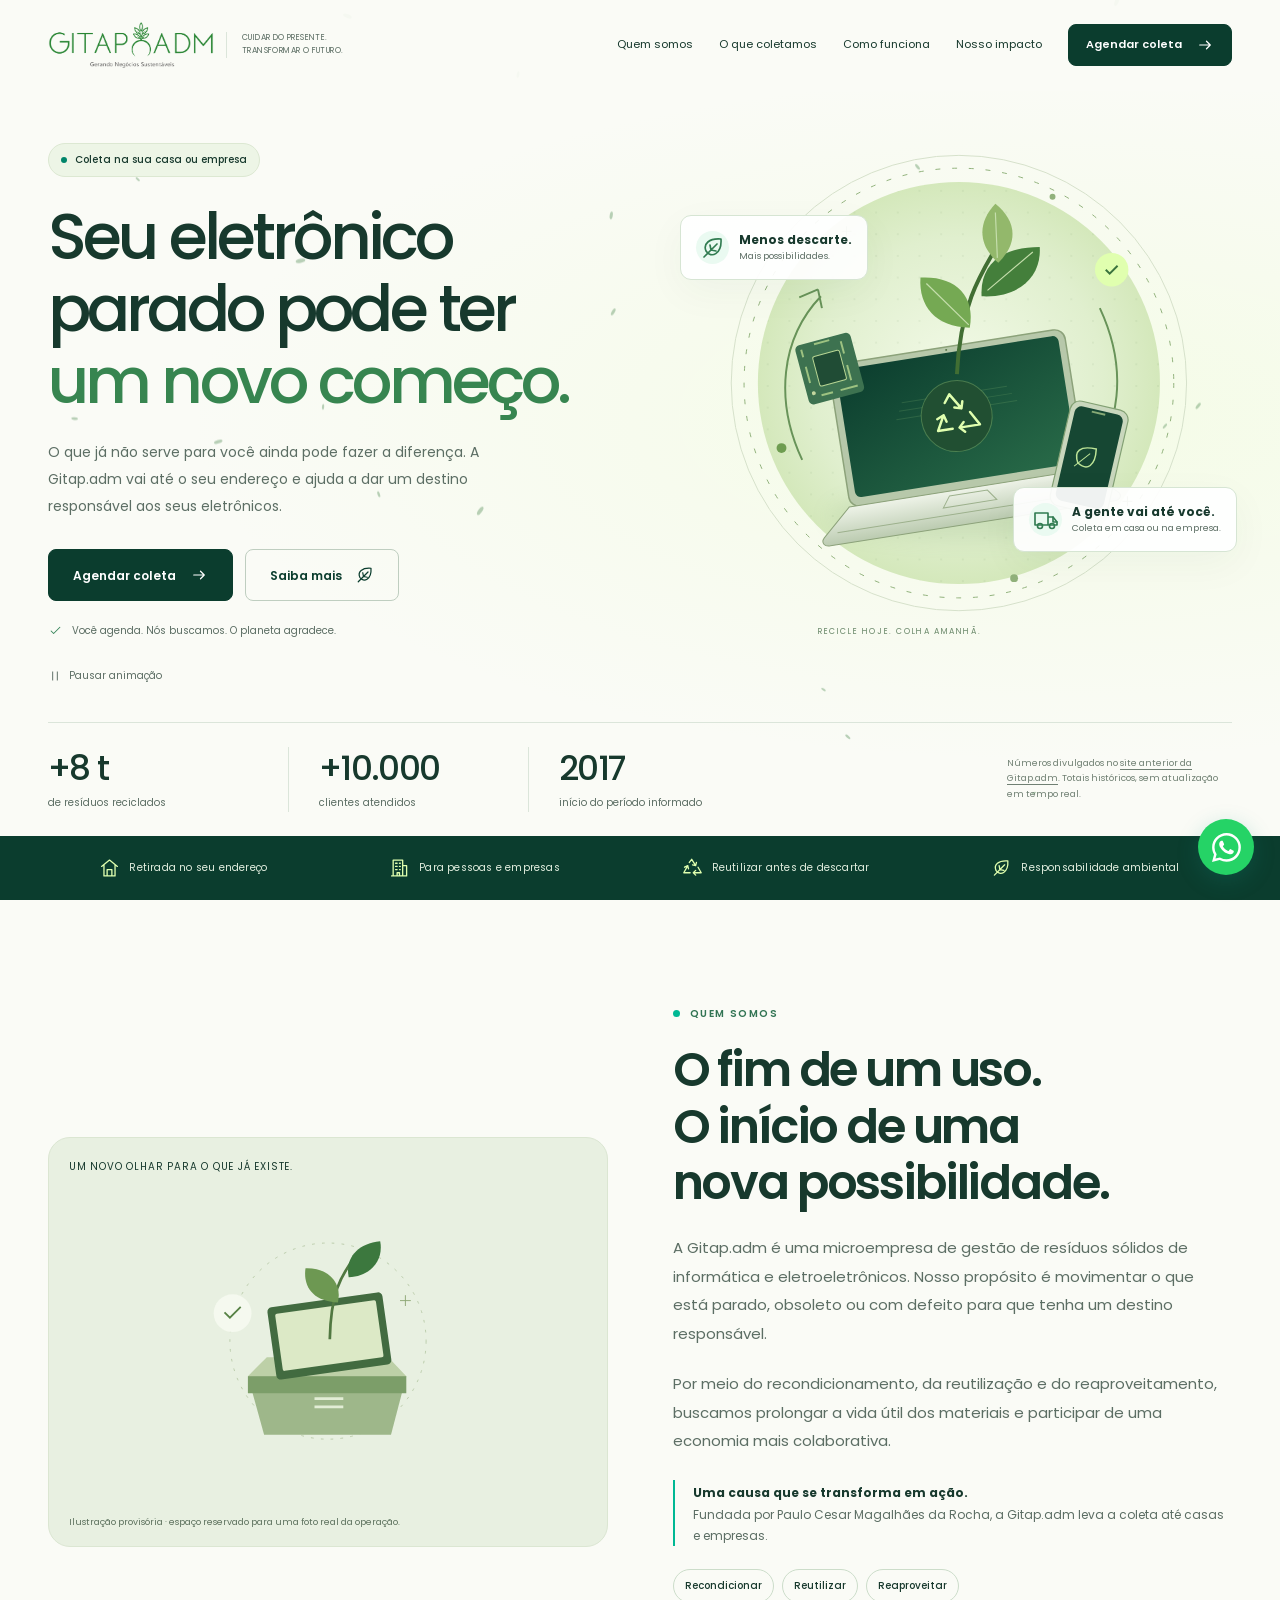
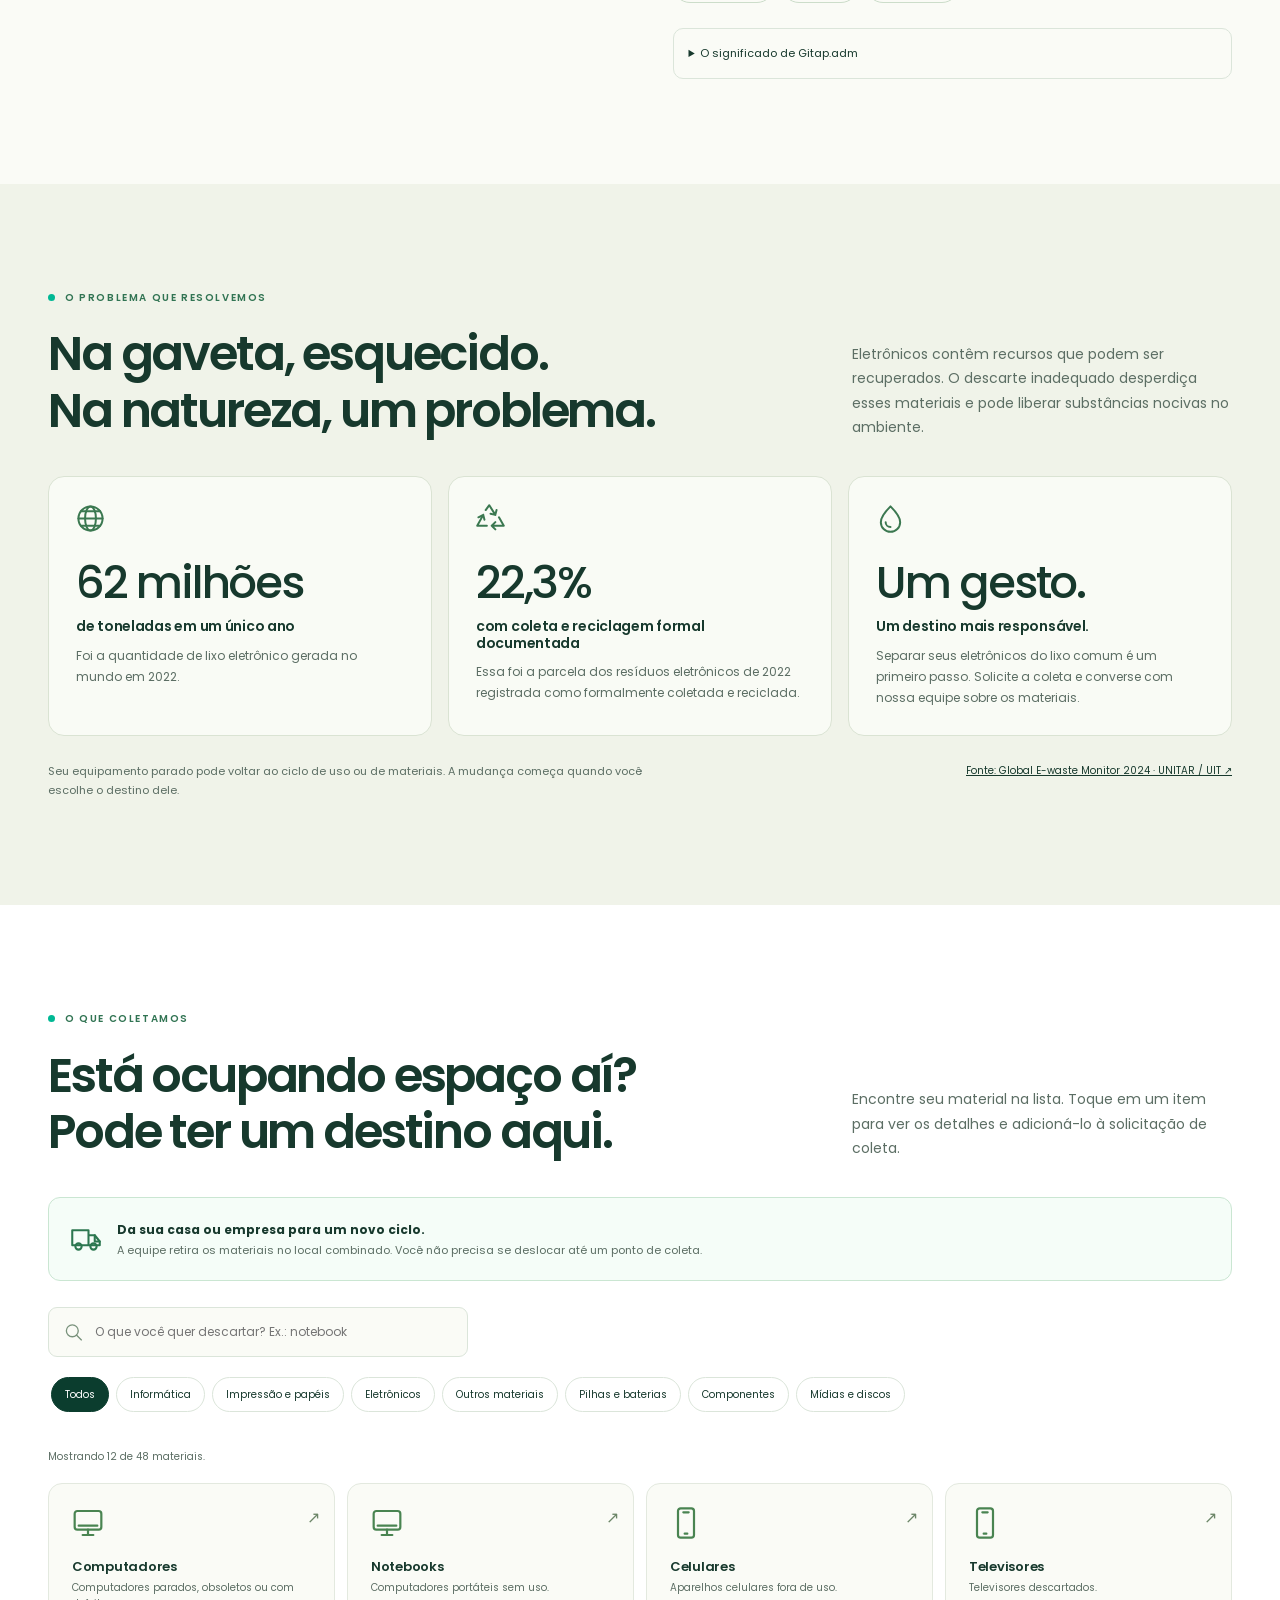
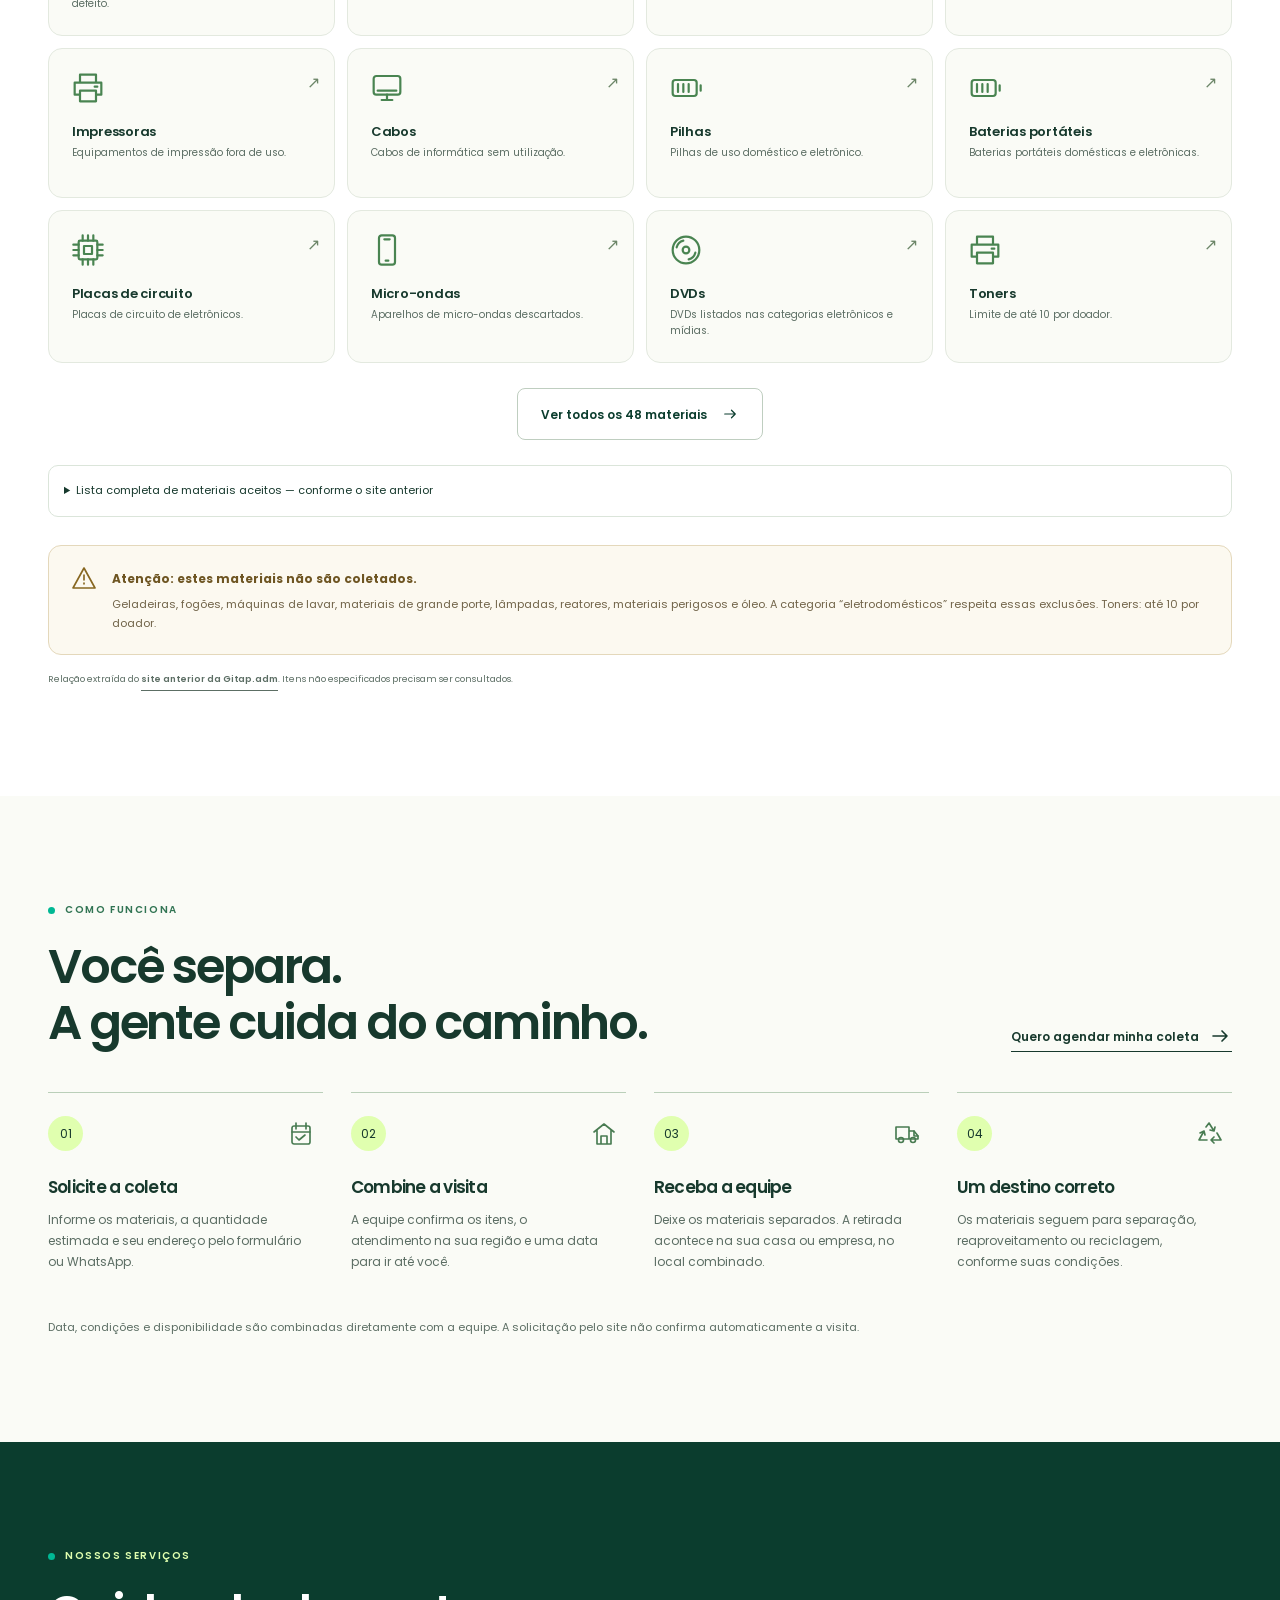
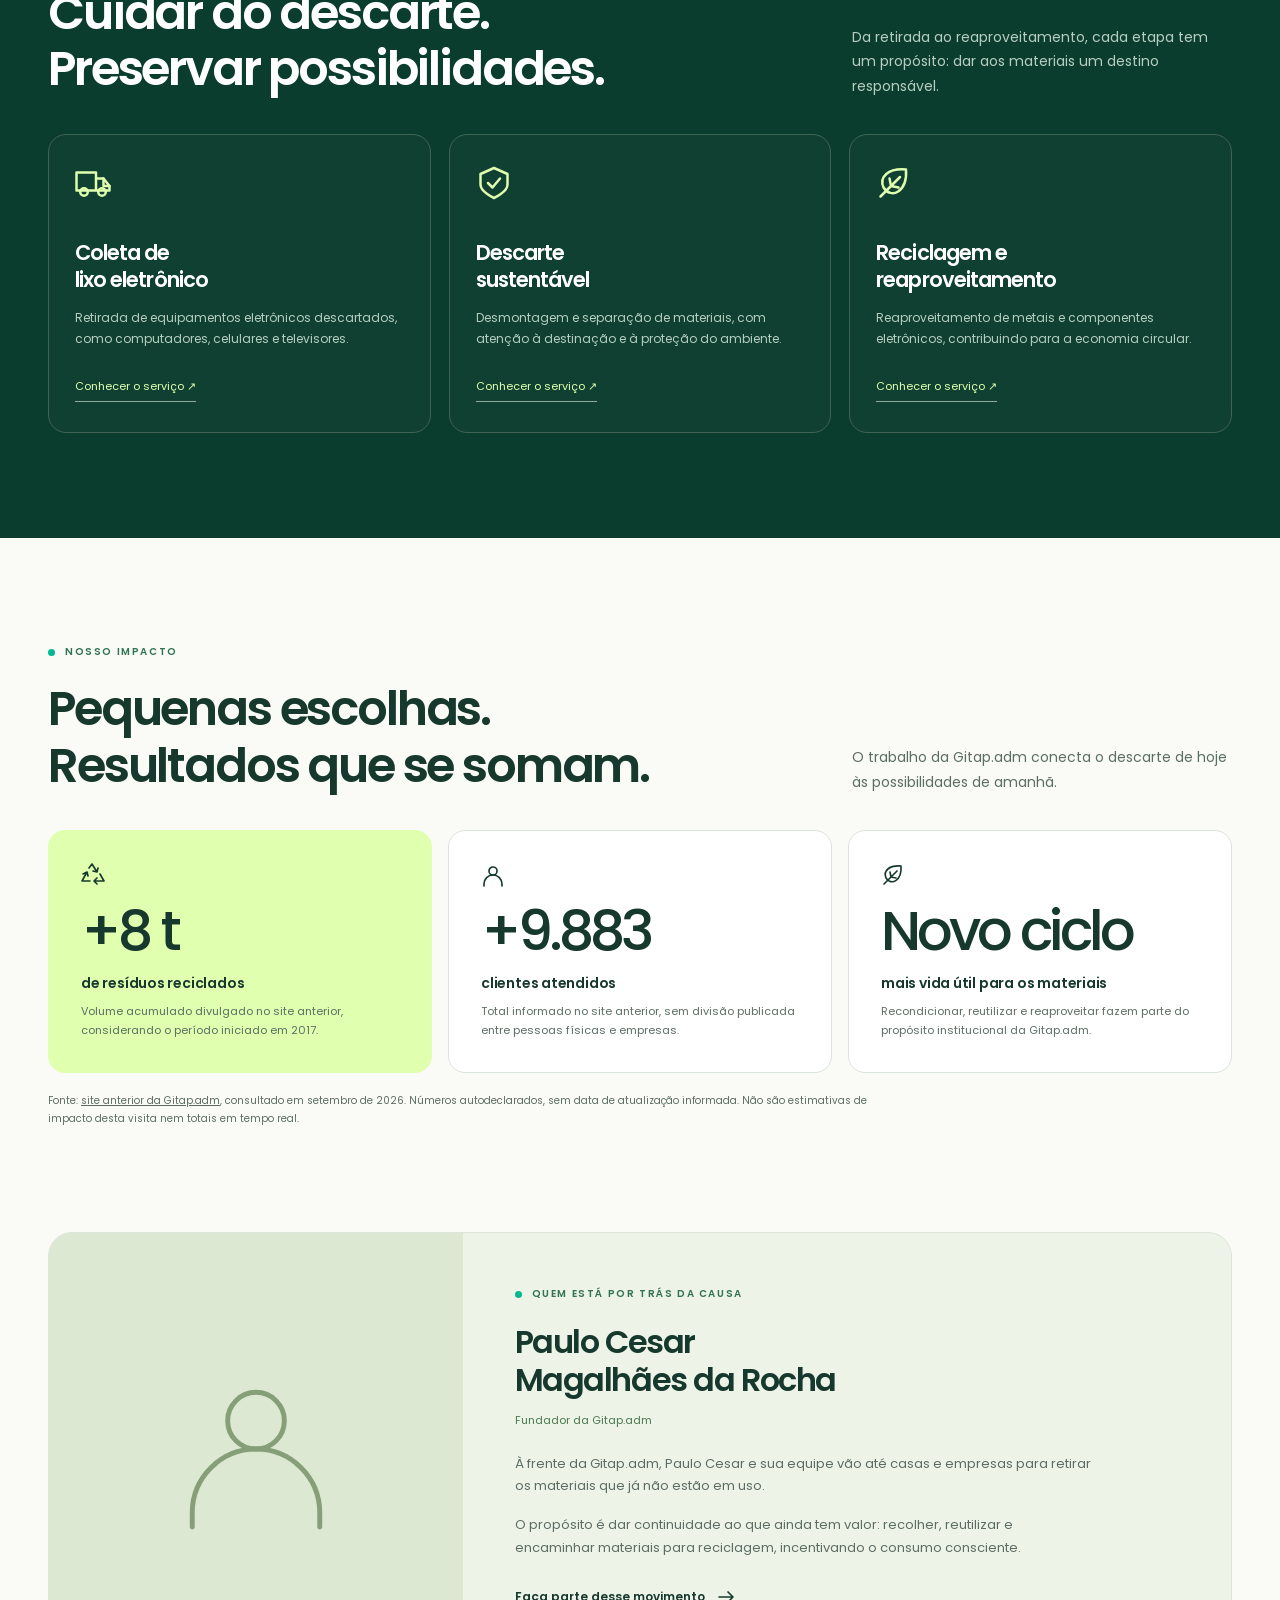
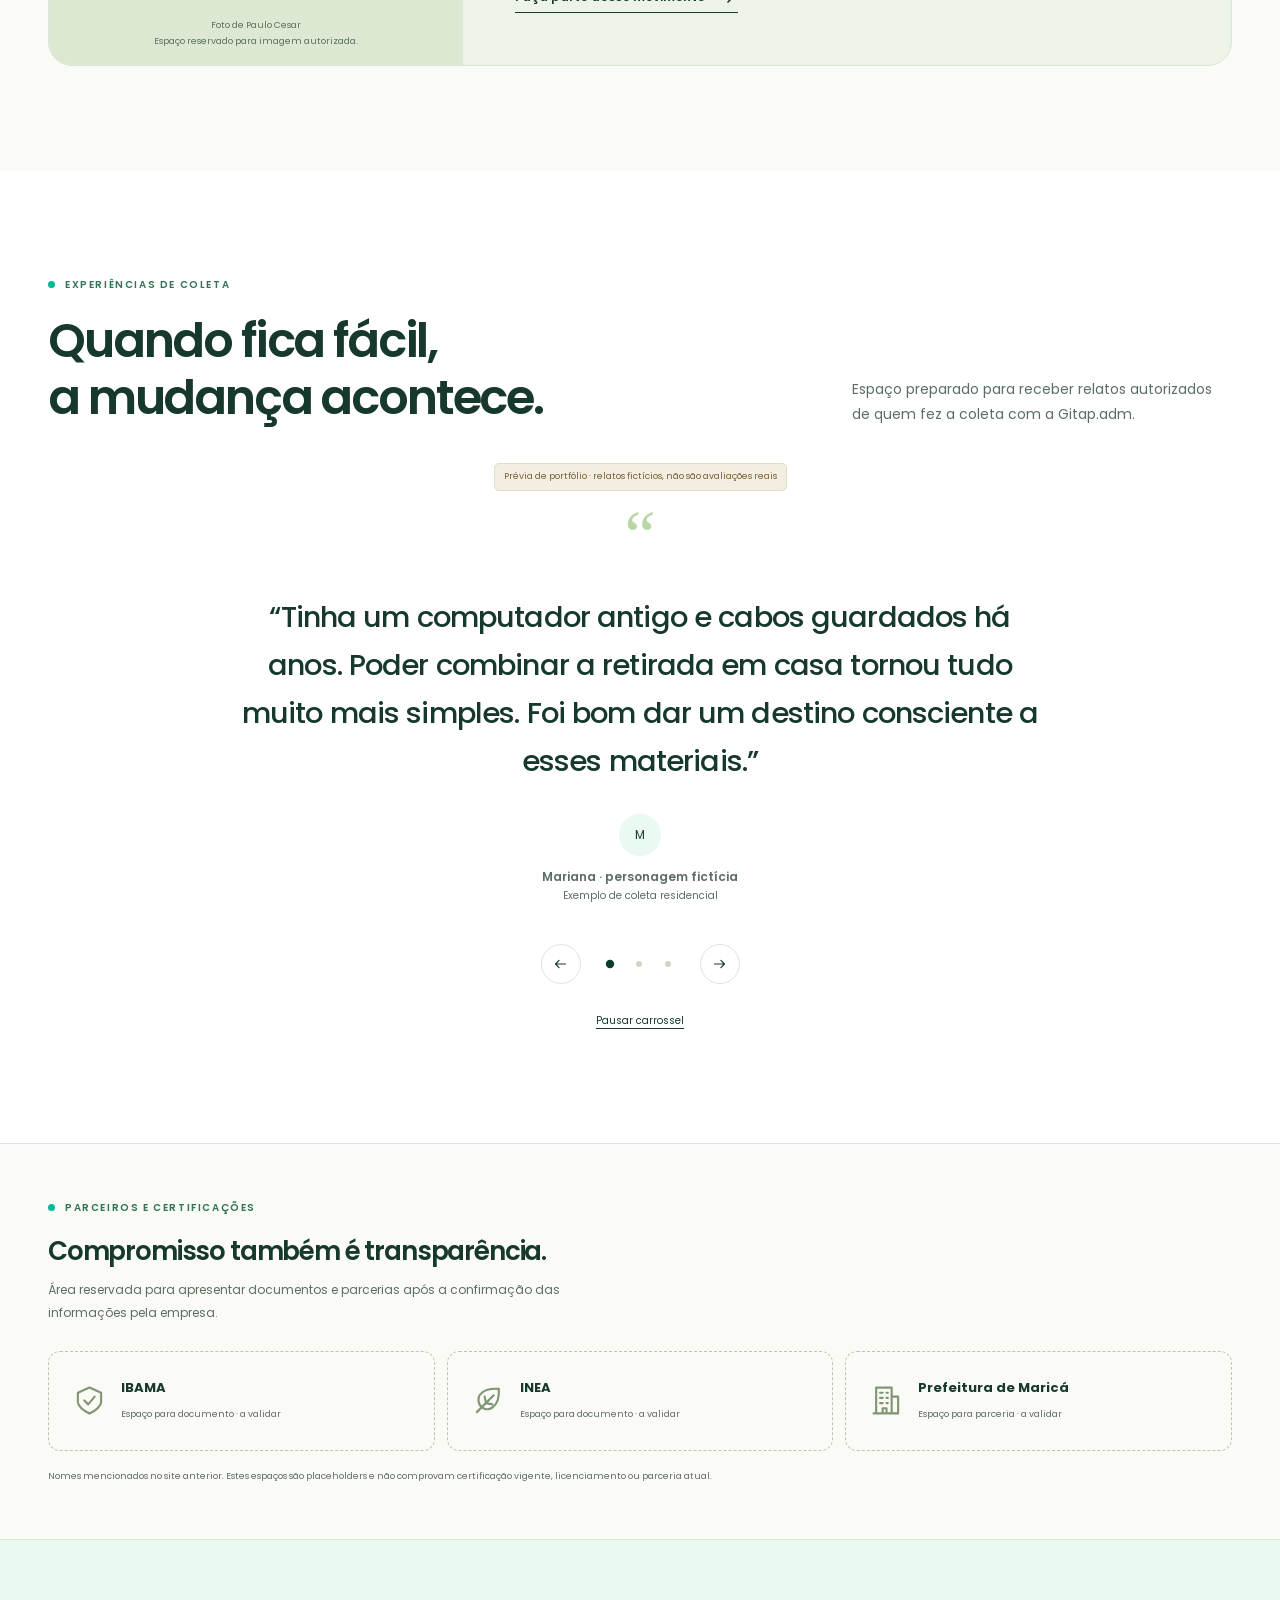
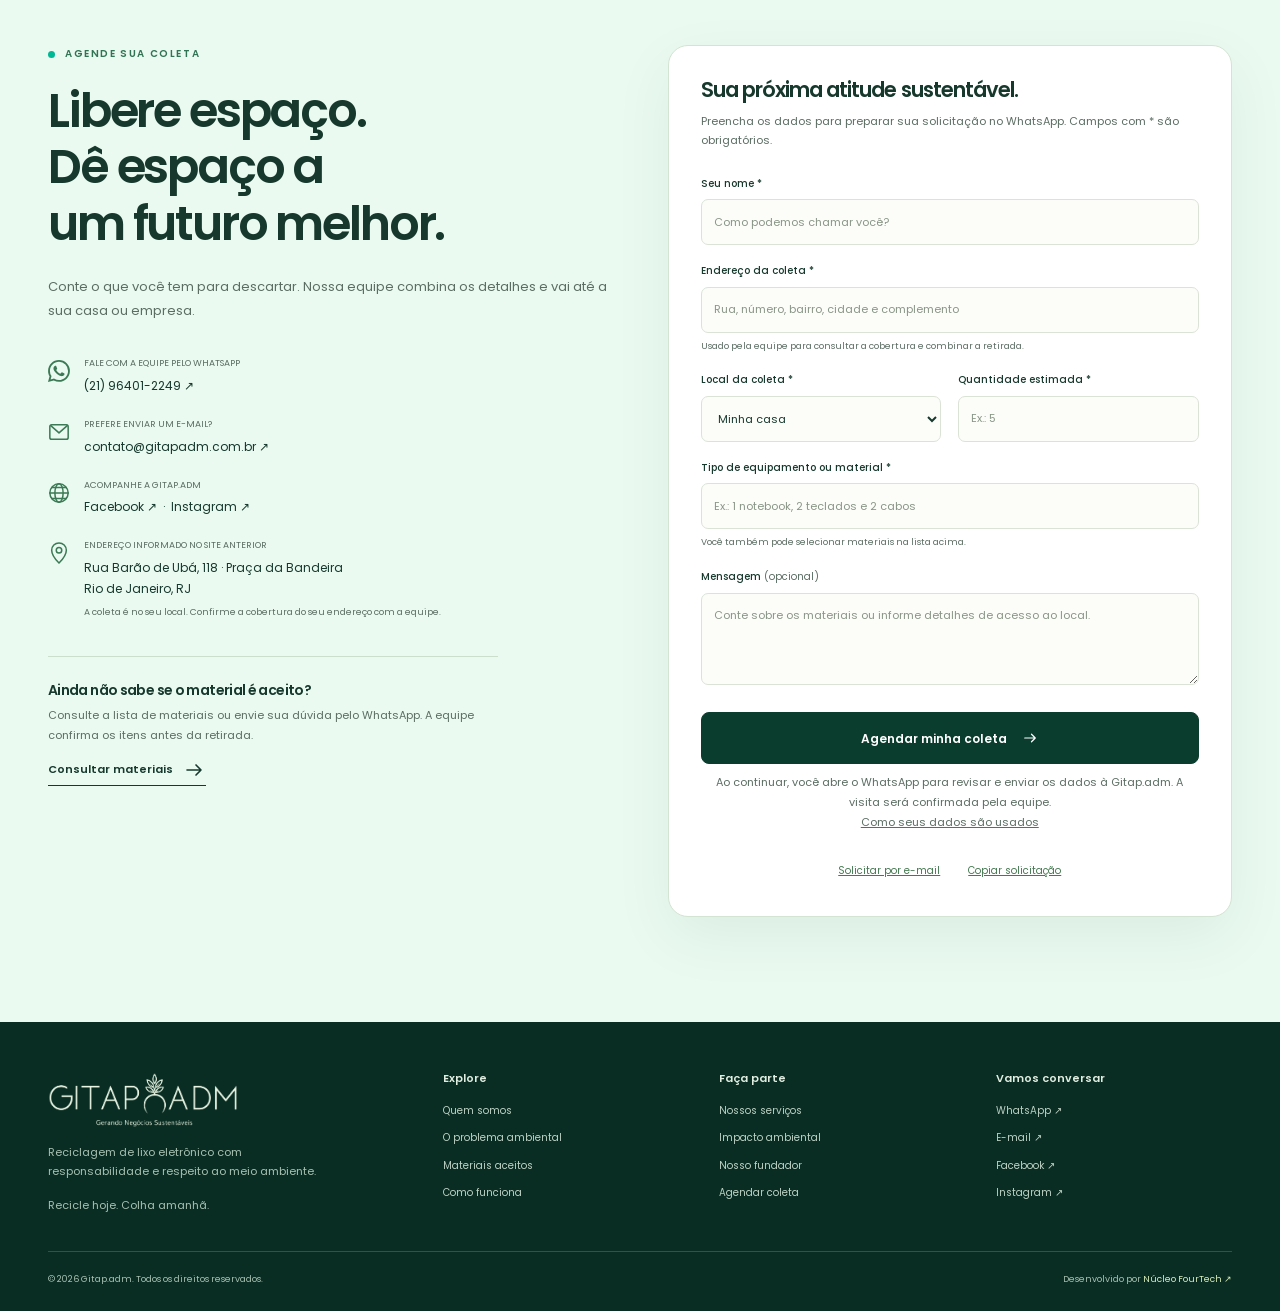
<file: index.html>
<!DOCTYPE html>
<html lang="pt-BR">
<head>
<meta charset="utf-8">
<meta name="viewport" content="width=device-width, initial-scale=1">
<meta http-equiv="refresh" content="0;url=gitap.html">
<title>Gitap.adm — Carregando</title>
<script src="gitap.js" defer></script>
</head>
<body data-entry="true"><p><a href="gitap.html">Acessar o site da Gitap.adm</a></p></body>
</html>
</file>
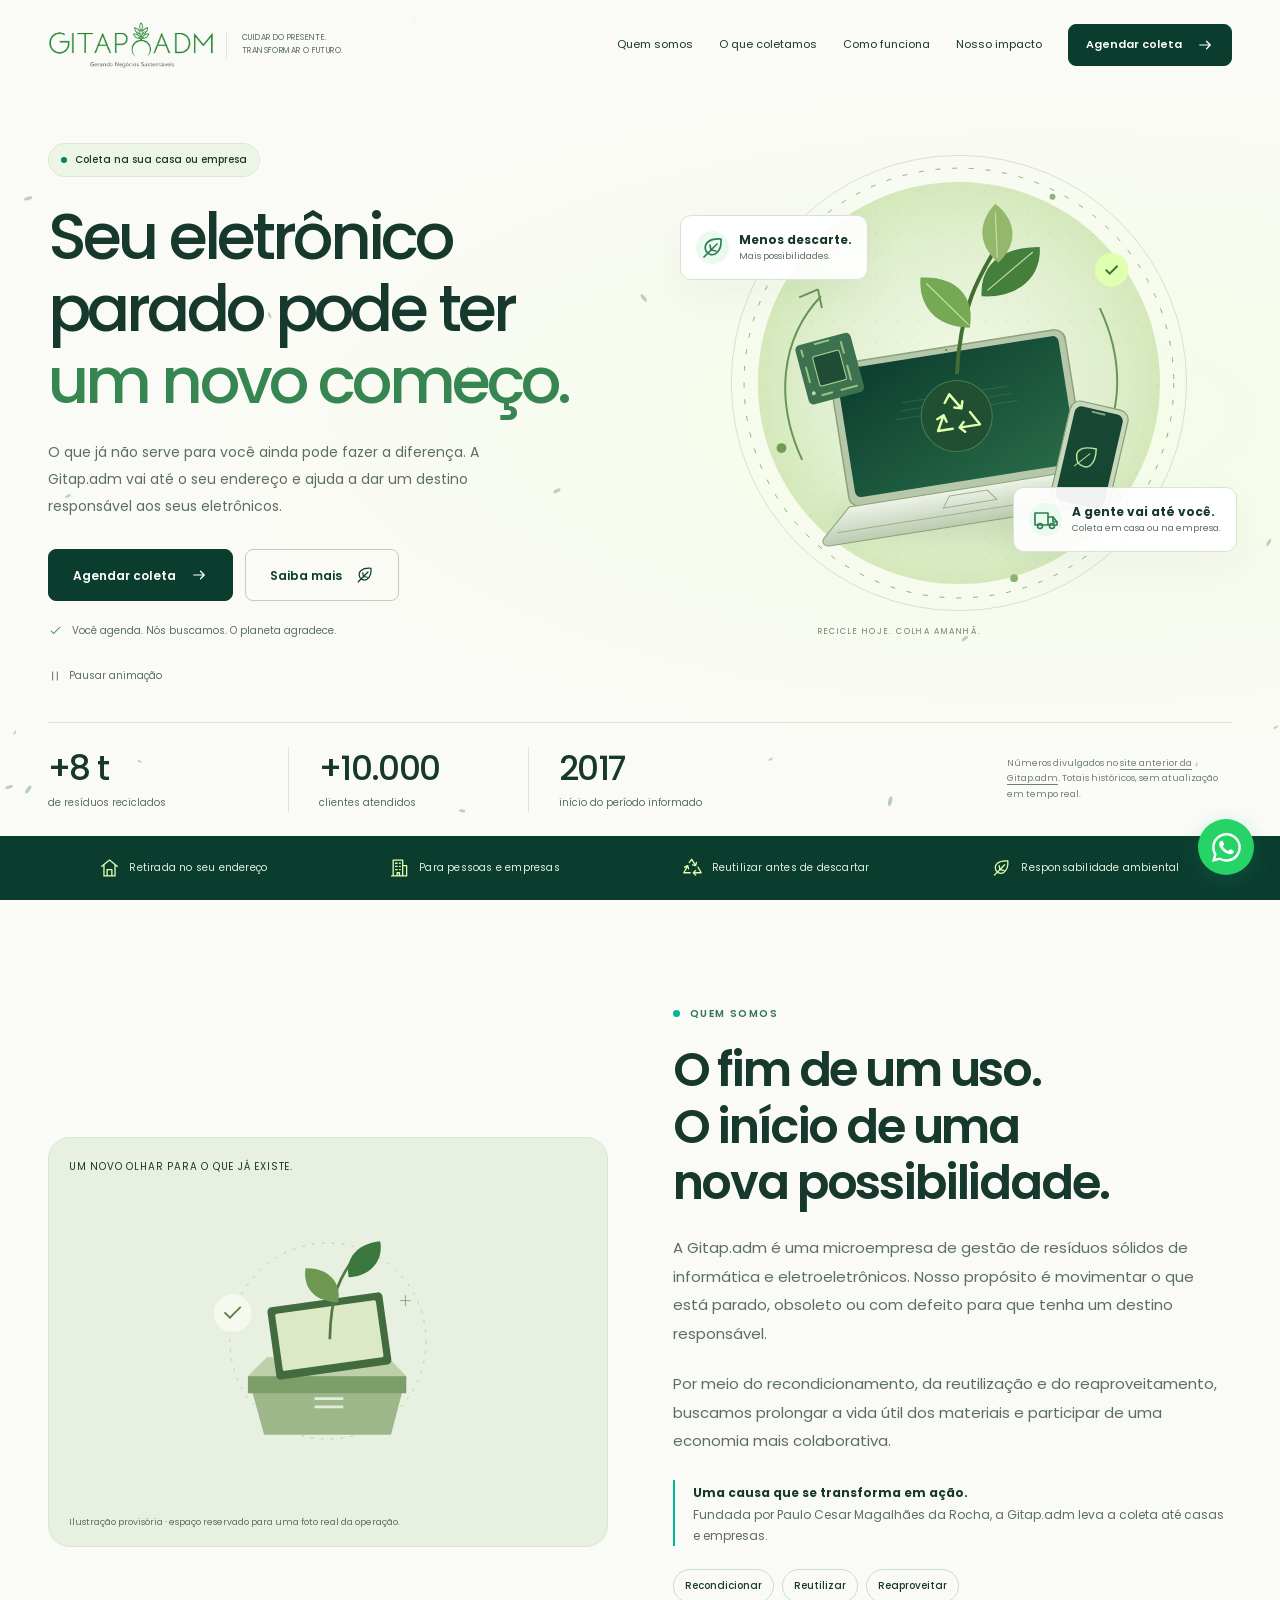
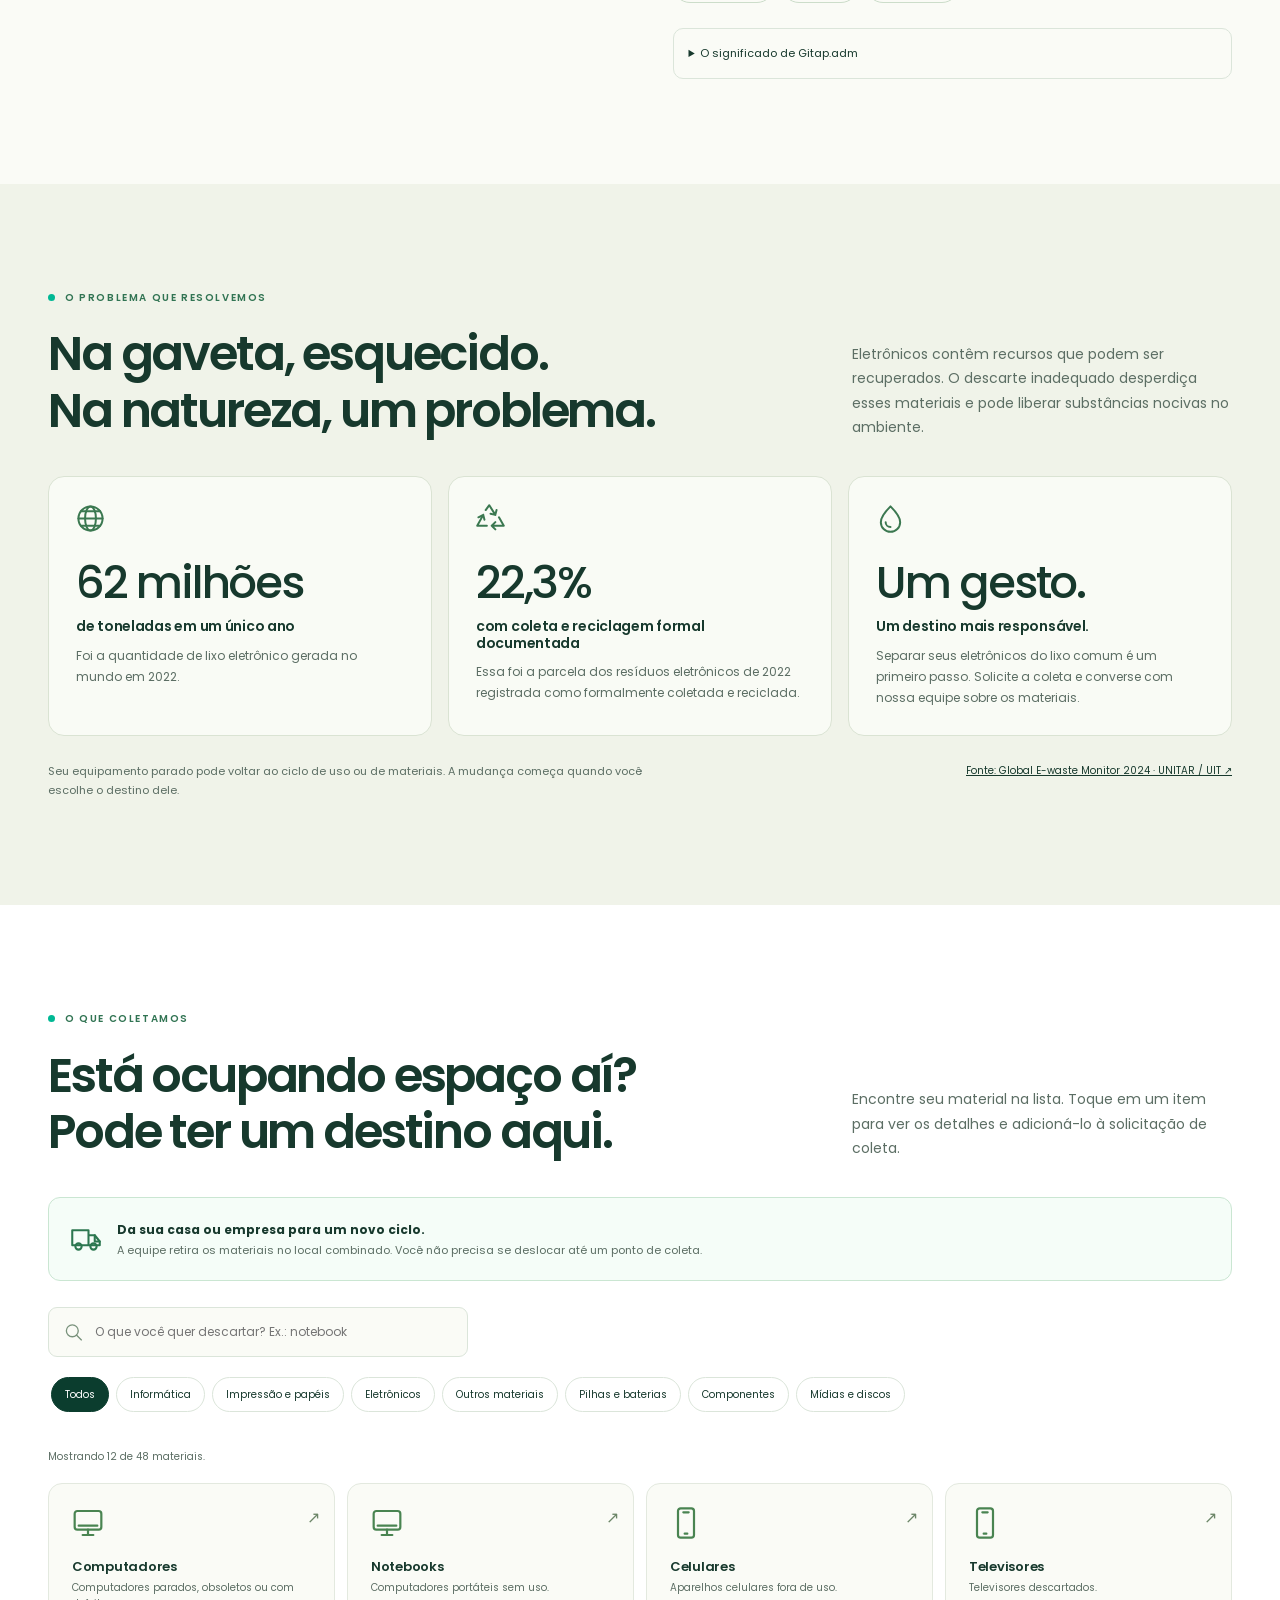
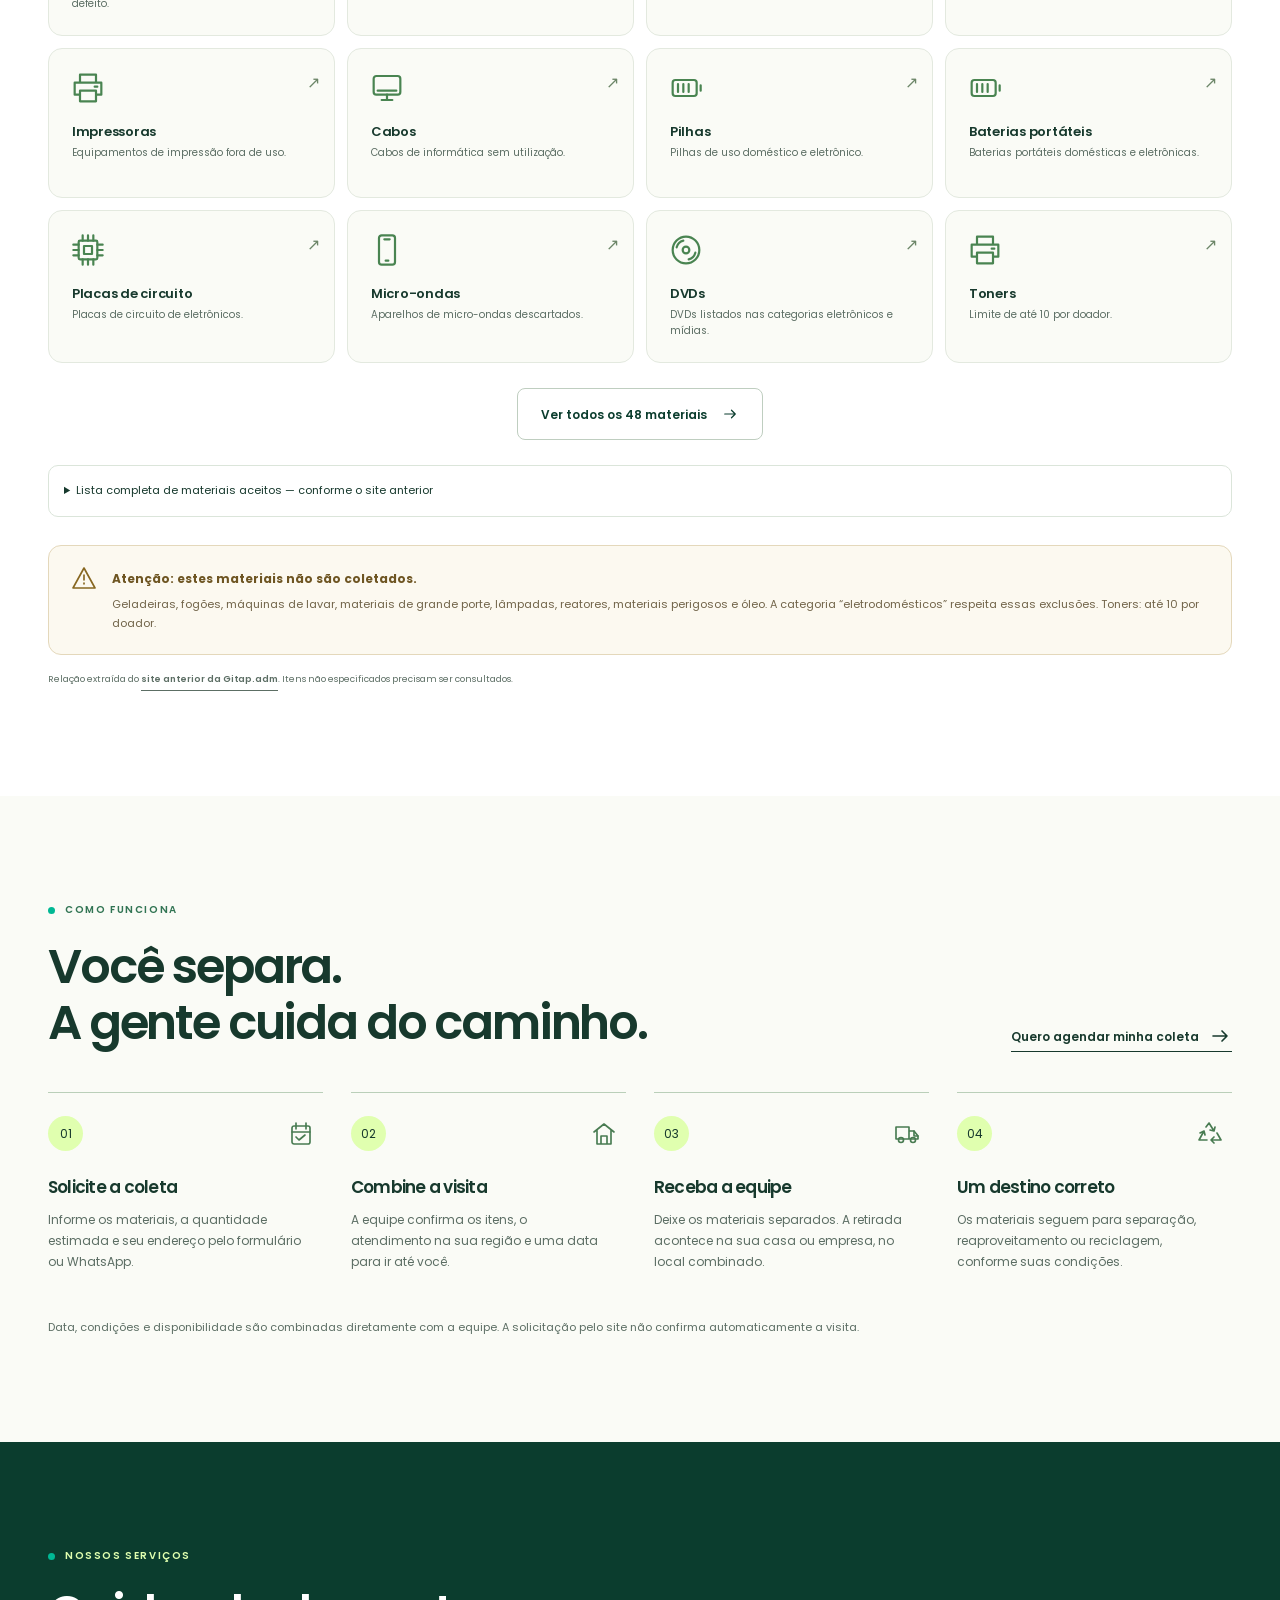
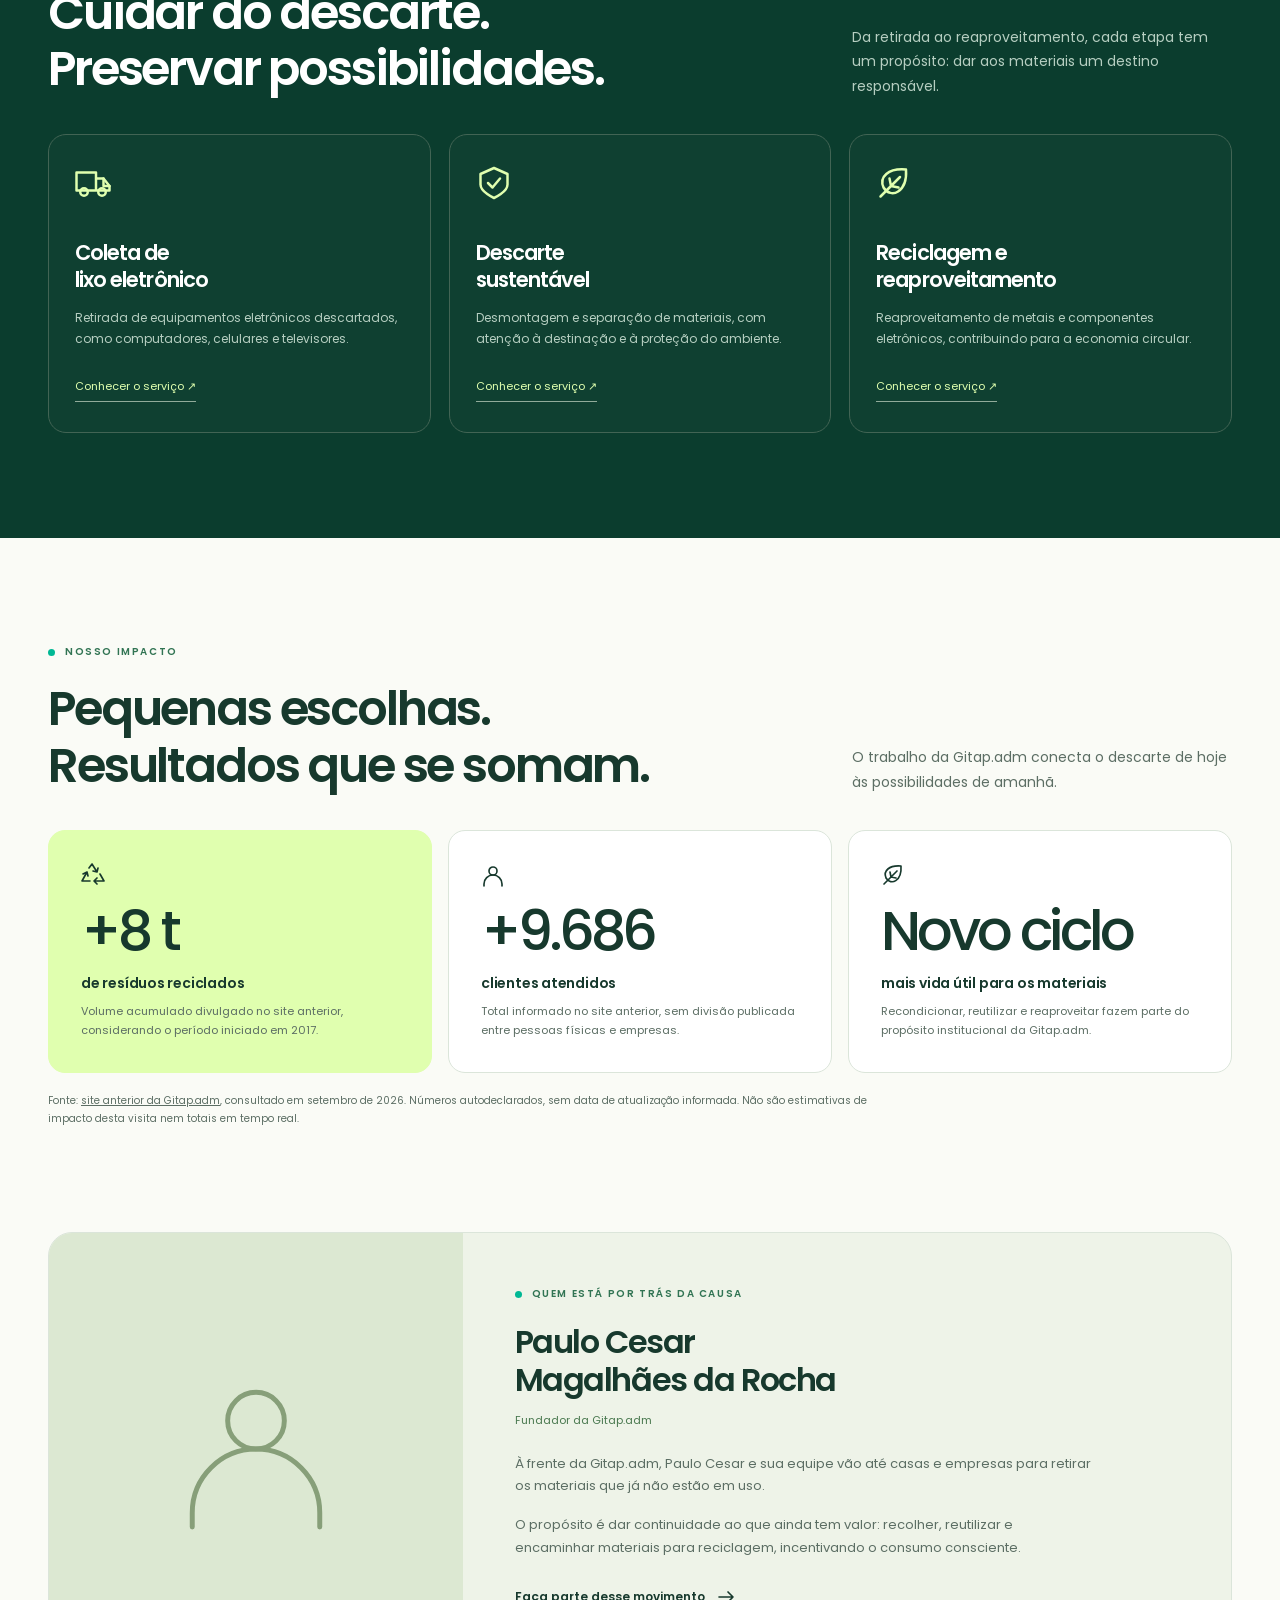
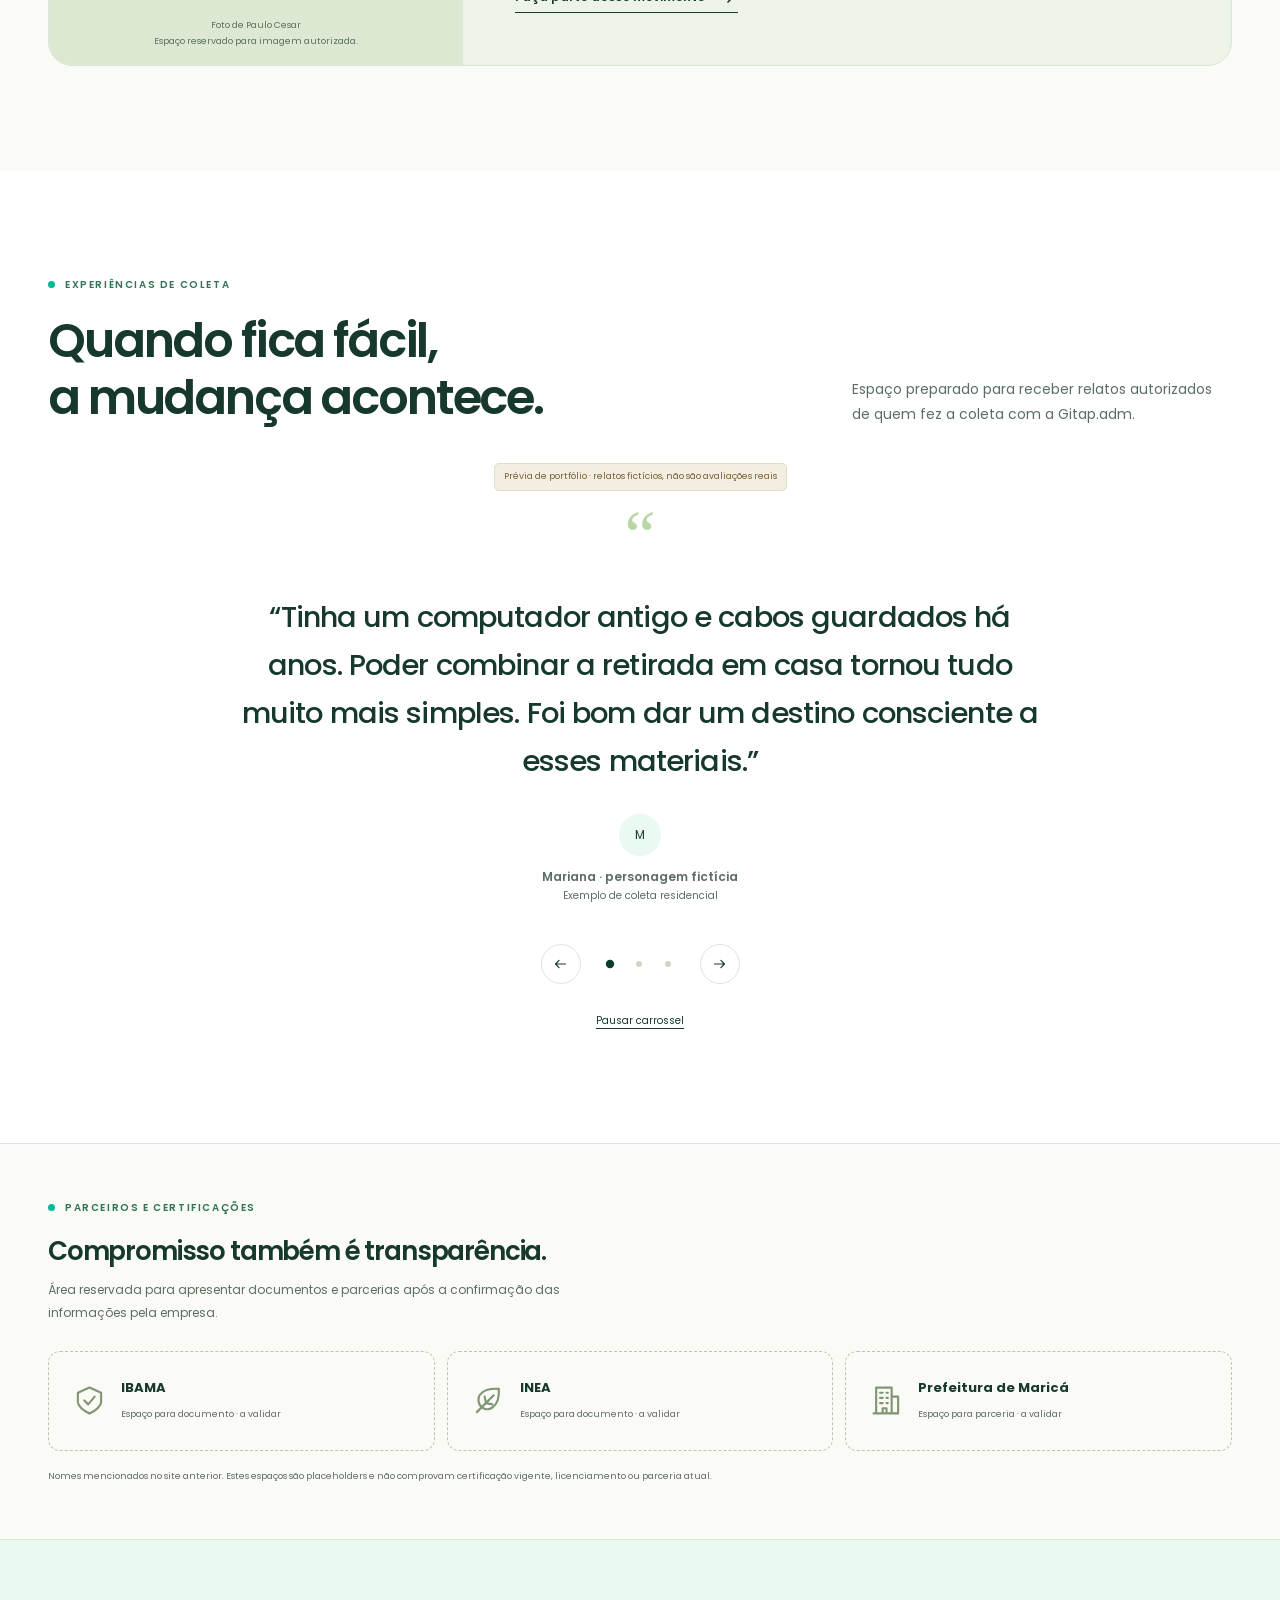
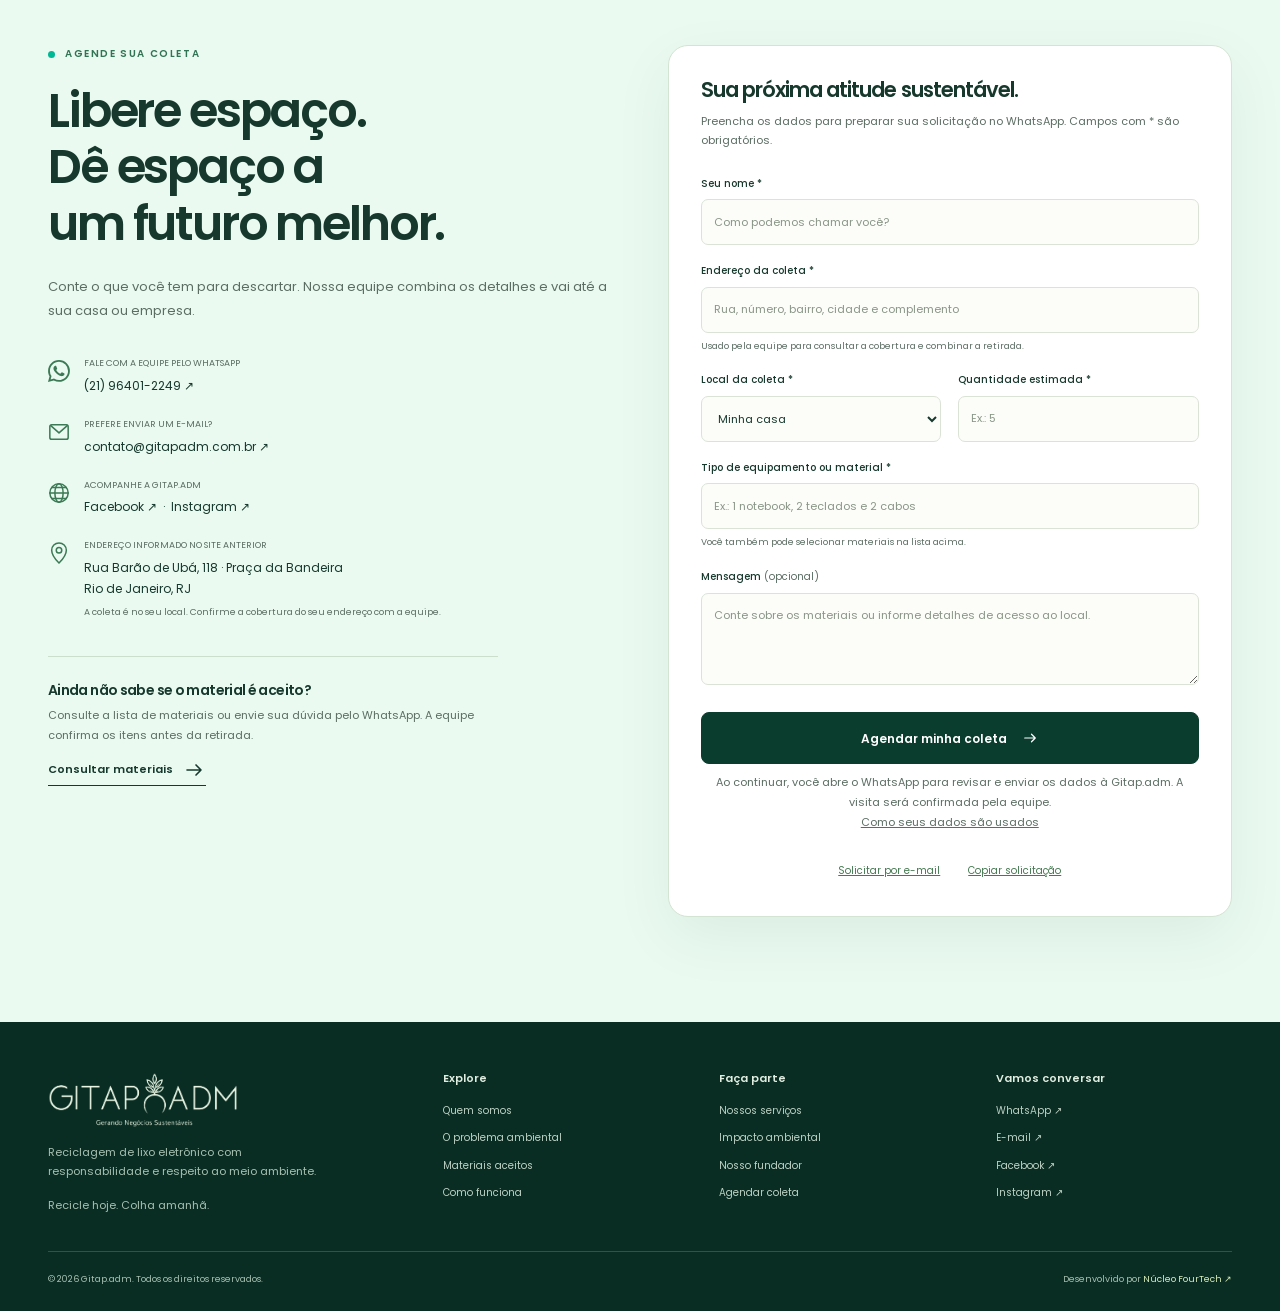
<file: gitap.html>
<!DOCTYPE html>
<html lang="pt-BR">
<head>
<meta charset="utf-8">
<meta name="viewport" content="width=device-width,initial-scale=1">
<meta name="theme-color" content="#0b3d2e">
<meta name="description" content="Dê um novo destino aos eletrônicos parados. Conheça os materiais aceitos pela Gitap.adm e solicite uma coleta na sua casa ou empresa pelo WhatsApp.">
<title>Gitap.adm — Um novo começo para seus eletrônicos</title>
<link rel="icon" href="assets/logo-gitap-transparente.png">
<link rel="preconnect" href="https://fonts.googleapis.com">
<link rel="preconnect" href="https://fonts.gstatic.com" crossorigin>
<link href="https://fonts.googleapis.com/css2?family=Poppins:wght@400;500;600;700;800&display=swap" rel="stylesheet">
<link rel="stylesheet" href="gitap.css">
</head>
<body>
<a class="skip" href="#conteudo">Pular para o conteúdo</a>
<div class="progress" aria-hidden="true"></div>
<div class="loader" aria-hidden="true"><img src="assets/logo-gitap-transparente.png" alt="" width="1855" height="545"><div class="loader-line"></div></div>
<svg xmlns="http://www.w3.org/2000/svg" aria-hidden="true" class="utility-1">
<defs>
<symbol id="i-arrow" viewBox="0 0 24 24"><path d="M5 12h14m-5-5 5 5-5 5"/></symbol>
<symbol id="i-up" viewBox="0 0 24 24"><path d="M12 19V5m-5 5 5-5 5 5"/></symbol>
<symbol id="i-close" viewBox="0 0 24 24"><path d="m6 6 12 12M6 18 18 6"/></symbol>
<symbol id="i-leaf" viewBox="0 0 24 24"><path d="M20 3C8 2 2 8 5 15c5 8 16 3 15-12Z"/><path d="M3 21 16 8m-6 6 5 1m-5-1-1-5"/></symbol>
<symbol id="i-truck" viewBox="0 0 24 24"><path d="M1 5h13v12H1zM14 9h5l4 5v3h-9"/><circle cx="6" cy="18" r="2.5"/><circle cx="18" cy="18" r="2.5"/><path d="M19 9v5h4"/></symbol>
<symbol id="i-check" viewBox="0 0 24 24"><path d="m5 12 4 4L19 6"/></symbol>
<symbol id="i-recycle" viewBox="0 0 24 24"><path d="m8 5 3-4 5 8m-4-1 4 1 1-4M19 11l4 7H13m3-3-3 3 3 3M9 18H1l5-9m-4 2 4-2 1 4"/></symbol>
<symbol id="i-monitor" viewBox="0 0 24 24"><rect x="2" y="3" width="20" height="14" rx="2"/><path d="M8 21h8m-4-4v4M5 14h14"/></symbol>
<symbol id="i-phone" viewBox="0 0 24 24"><rect x="6" y="1" width="12" height="22" rx="2"/><path d="M10 4h4m-3 16h2"/></symbol>
<symbol id="i-print" viewBox="0 0 24 24"><path d="M6 8V2h12v6M6 17H2V8h20v9h-4M6 14h12v8H6zM17 11h2"/></symbol>
<symbol id="i-chip" viewBox="0 0 24 24"><rect x="5" y="5" width="14" height="14" rx="1"/><path d="M9 9h6v6H9zM8 1v4m4-4v4m4-4v4M8 19v4m4-4v4m4-4v4M1 8h4m-4 4h4m-4 4h4m14-8h4m-4 4h4m-4 4h4"/></symbol>
<symbol id="i-battery" viewBox="0 0 24 24"><rect x="2" y="6" width="18" height="12" rx="2"/><path d="M23 10v4M6 9v6m4-6v6m4-6v6"/></symbol>
<symbol id="i-disc" viewBox="0 0 24 24"><circle cx="12" cy="12" r="10"/><circle cx="12" cy="12" r="2.5"/><path d="M5 10a7 7 0 0 1 5-5m4 14a7 7 0 0 0 5-5"/></symbol>
<symbol id="i-box" viewBox="0 0 24 24"><path d="m12 2 10 5v11l-10 5-10-5V7l10-5Zm0 10L2 7m10 5L22 7M12 12v11M7 4l10 5v4"/></symbol>
<symbol id="i-paper" viewBox="0 0 24 24"><path d="M5 2h10l5 5v15H5zM15 2v5h5M8 11h9M8 15h9m-9 4h6"/></symbol>
<symbol id="i-search" viewBox="0 0 24 24"><circle cx="10.5" cy="10.5" r="7.5"/><path d="m16 16 6 6"/></symbol>
<symbol id="i-warning" viewBox="0 0 24 24"><path d="m12 2 11 20H1L12 2Zm0 7v5m0 3v1"/></symbol>
<symbol id="i-globe" viewBox="0 0 24 24"><circle cx="12" cy="12" r="10"/><ellipse cx="12" cy="12" rx="4.5" ry="10"/><path d="M2 12h20M4 6h16M4 18h16"/></symbol>
<symbol id="i-drop" viewBox="0 0 24 24"><path d="M12 2S4 10 4 15a8 8 0 0 0 16 0C20 10 12 2 12 2Z"/><path d="M8 15a4 4 0 0 0 4 4"/></symbol>
<symbol id="i-home" viewBox="0 0 24 24"><path d="m2 10 10-8 10 8M5 8v14h14V8M9 22v-8h6v8"/></symbol>
<symbol id="i-building" viewBox="0 0 24 24"><path d="M4 22V2h12v20m0-13h5v13H2m5-16h2m3 0h1M7 10h2m3 0h1m-6 4h2m3 0h1M9 22v-4h3v4"/></symbol>
<symbol id="i-calendar" viewBox="0 0 24 24"><rect x="3" y="4" width="18" height="18" rx="2"/><path d="M7 1v6m10-6v6M3 10h18m-14 5 3 3 6-5"/></symbol>
<symbol id="i-user" viewBox="0 0 24 24"><circle cx="12" cy="8" r="4"/><path d="M3 23v-2a9 9 0 0 1 18 0v2"/></symbol>
<symbol id="i-shield" viewBox="0 0 24 24"><path d="m12 2 9 4v7c0 5-9 9-9 9s-9-4-9-9V6l9-4Z"/><path d="m8 12 3 3 5-6"/></symbol>
<symbol id="i-mail" viewBox="0 0 24 24"><rect x="2" y="4" width="20" height="16" rx="2"/><path d="m3 5 9 8 9-8"/></symbol>
<symbol id="i-pin" viewBox="0 0 24 24"><path d="M20 9c0 6-8 14-8 14S4 15 4 9a8 8 0 0 1 16 0Z"/><circle cx="12" cy="9" r="3"/></symbol>
<symbol id="i-wa" viewBox="0 0 16 16"><path fill="currentColor" stroke="none" d="M13.601 2.326A7.85 7.85 0 0 0 7.994 0C3.627 0 .068 3.558.064 7.926c0 1.399.366 2.76 1.057 3.965L0 16l4.204-1.102a7.9 7.9 0 0 0 3.79.965h.004c4.368 0 7.926-3.558 7.93-7.93A7.9 7.9 0 0 0 13.6 2.326zM7.994 14.521a6.6 6.6 0 0 1-3.356-.92l-.24-.144-2.494.654.666-2.433-.156-.251a6.56 6.56 0 0 1-1.007-3.505c0-3.626 2.957-6.584 6.591-6.584a6.56 6.56 0 0 1 4.66 1.931 6.56 6.56 0 0 1 1.928 4.66c-.004 3.639-2.961 6.592-6.592 6.592m3.615-4.934c-.197-.099-1.17-.578-1.353-.646-.182-.065-.315-.099-.445.099-.133.197-.513.646-.627.775-.114.133-.232.148-.43.05-.197-.1-.836-.308-1.592-.985-.59-.525-.985-1.175-1.103-1.372-.114-.198-.011-.304.088-.403.087-.088.197-.232.296-.346.1-.114.133-.198.198-.33.065-.134.034-.248-.015-.347-.05-.099-.445-1.076-.612-1.47-.16-.389-.323-.335-.445-.34-.114-.007-.247-.007-.38-.007a.73.73 0 0 0-.529.247c-.182.198-.691.677-.691 1.654s.71 1.916.81 2.049c.098.133 1.394 2.132 3.383 2.992.47.205.84.326 1.129.418.475.152.904.129 1.246.08.38-.058 1.171-.48 1.338-.943.164-.464.164-.86.114-.943-.049-.084-.182-.133-.38-.232"/></symbol>
<symbol id="i-pause" viewBox="0 0 24 24"><path d="M8 5v14m8-14v14"/></symbol>
<symbol id="i-tool" viewBox="0 0 24 24"><path d="M14 3a6 6 0 0 0-6 8L2 17a3 3 0 0 0 5 5l6-7a6 6 0 0 0 8-8l-4 4-4-4 4-4h-3Z"/></symbol>
</defs></svg>
<header class="site-header">
<div class="wrap header-inner">
<a class="brand" href="#inicio" aria-label="Gitap.adm, início"><img src="assets/logo-gitap-transparente.png" alt="GITAP ADM — Gerando Negócios Sustentáveis" width="1855" height="545"><span class="brand-tag">CUIDAR DO PRESENTE.<br>TRANSFORMAR O FUTURO.</span></a>
<nav class="nav" aria-label="Navegação principal"><a href="#sobre">Quem somos</a><a href="#materiais">O que coletamos</a><a href="#como-funciona">Como funciona</a><a href="#impacto">Nosso impacto</a><a class="btn" href="#agendamento">Agendar coleta <svg class="icon"><use href="#i-arrow"/></svg></a></nav>
<button class="menu-toggle" id="menu-toggle" aria-expanded="false" aria-controls="mobile-nav" aria-label="Abrir menu"><span></span><span></span><span></span></button>
</div>
<nav class="mobile-nav" id="mobile-nav" aria-label="Navegação móvel" hidden><a href="#sobre">Quem somos</a><a href="#materiais">O que coletamos</a><a href="#como-funciona">Como funciona</a><a href="#servicos">Serviços</a><a href="#impacto">Nosso impacto</a><a href="#fundador">Fundador</a><a class="btn" href="#agendamento">Agendar coleta</a></nav>
</header>
<noscript><p class="noscript-note">Você pode consultar os materiais nesta página e solicitar sua coleta pelo <a href="https://wa.me/5521964012249">WhatsApp (21) 96401-2249</a>.</p></noscript>
<main id="conteudo">
<section class="hero" id="inicio" aria-labelledby="hero-title">
<canvas id="particles" aria-hidden="true"></canvas>
<div class="wrap">
<div class="hero-grid">
<div class="hero-copy">
<span class="pill">Coleta na sua casa ou empresa</span>
<h1 id="hero-title">Seu eletrônico<br>parado pode ter<br><span class="highlight typewriter" id="typewriter"><span class="reserve">um novo começo.</span><span class="typed" aria-hidden="true"></span></span></h1>
<p class="lead">O que já não serve para você ainda pode fazer a diferença. A Gitap.adm vai até o seu endereço e ajuda a dar um destino responsável aos seus eletrônicos.</p>
<div class="actions"><a class="btn" href="#agendamento">Agendar coleta <svg class="icon"><use href="#i-arrow"/></svg></a><a class="btn outline" href="#sobre">Saiba mais <svg class="icon"><use href="#i-leaf"/></svg></a></div>
<p class="hero-note"><svg class="icon"><use href="#i-check"/></svg>Você agenda. Nós buscamos. O planeta agradece.</p>
<button class="motion-toggle" id="motion-toggle" aria-pressed="false"><svg class="icon"><use href="#i-pause"/></svg><span>Pausar animação</span></button>
</div>
<div class="hero-art" role="img" aria-label="Ilustração de um notebook com folhas, celular e circuito circular: uma nova vida para os eletrônicos.">
<svg class="art-scene" viewBox="0 0 560 540" aria-hidden="true">
<defs><radialGradient id="orb"><stop stop-color="#f3fae8"/><stop offset=".72" stop-color="#e0efce"/><stop offset="1" stop-color="#d4e8bb"/></radialGradient><linearGradient id="screen" x2=".8" y2="1"><stop stop-color="#0b3d2e"/><stop offset="1" stop-color="#266746"/></linearGradient><linearGradient id="brand-gradient"><stop stop-color="#51ff00"/><stop offset=".52" stop-color="#e0ffaf"/><stop offset="1" stop-color="#005a05"/></linearGradient><linearGradient id="laptop" x2="0" y2="1"><stop stop-color="#eef3e8"/><stop offset="1" stop-color="#bbcbb0"/></linearGradient><filter id="shadow" x="-.5" y="-.5" width="2" height="2"><feGaussianBlur stdDeviation="12"/></filter><pattern id="grid" width="22" height="22" patternUnits="userSpaceOnUse"><circle cx="1" cy="1" r=".7" fill="#668d58" opacity=".23"/></pattern></defs>
<circle cx="283" cy="262" r="204" fill="url(#orb)"/><circle cx="283" cy="262" r="204" fill="url(#grid)"/><circle cx="283" cy="262" r="231" stroke="#d6e1cb" fill="none"/><circle class="orbit-flow" cx="283" cy="262" r="218" stroke="#91b17b" stroke-width="1" fill="none"/>
<path d="M124 340c-28-60-22-123 19-166M140 167l4 19m-4-19-19 8M426 186c28 60 23 123-18 166m3-20-3 20 18-7" stroke="#689359" stroke-width="2" fill="none"/>
<ellipse cx="291" cy="397" rx="139" ry="21" fill="#598744" opacity=".17" filter="url(#shadow)"/>
<g transform="rotate(-9 279 310)">
<rect x="162" y="225" width="242" height="146" rx="11" fill="#b7c8aa" stroke="#8ca27a" stroke-width="1.5"/><rect x="169" y="231" width="228" height="131" rx="6" fill="url(#screen)"/><circle cx="283" cy="228" r="1" fill="#557346"/>
<path d="m161 370-30 27c-4 4-2 9 5 9h292c6 0 9-5 4-9l-29-27H161Z" fill="url(#laptop)" stroke="#8ca27a"/><path d="M145 394h272M263 375h39l8 11h-55z" fill="none" stroke="#9db18d"/>
<path d="M230 274h108M226 282h116M222 290h124" stroke="#95c67a" opacity=".18"/>
<circle cx="283" cy="296" r="36" fill="#214f32" stroke="#a2cf7b" stroke-opacity=".35"/>
<g fill="none" stroke="#e0ffaf" stroke-width="2.5" stroke-linecap="round" stroke-linejoin="round"><path d="m273 281 6-8 10 16m-7-2 7 2 2-7M297 294l8 14h-21m5-5-5 5 5 5M277 308h-15l8-15m-7 3 7-3 2 7"/></g>
</g>
<g class="leaf-sway"><path d="M281 253c3-69 24-102 42-132" stroke="#416e33" stroke-width="4" fill="none"/><path d="M294 206c-35-1-52-22-50-51 34-2 56 17 50 51" fill="#75a953"/><path d="M306 174c39 2 61-21 59-50-35 0-61 15-59 50" fill="#447f3b"/><path d="M323 140c-20-17-22-40-3-60 20 16 25 38 3 60" fill="#93b86b"/><path d="m250 161 43 42m19-35 46-39m-36 6-2-46" stroke="#c5deac" stroke-width="1.2" fill="none"/></g>
<g transform="rotate(13 408 338)"><rect x="385" y="282" width="60" height="109" rx="10" fill="#c9d7bd" stroke="#83a174" stroke-width="1.2"/><rect x="390" y="287" width="50" height="98" rx="7" fill="#164733"/><path d="M407 290h14" stroke="#87aa76" stroke-width="2"/><path d="M420 326c-17 0-22 7-15 18 11 6 18-1 15-18Z" fill="none" stroke="#bde497" stroke-width="1.5"/><path d="m402 348 13-16" stroke="#bde497" fill="none"/></g>
<g transform="rotate(-15 157 247)"><rect x="123" y="215" width="58" height="62" rx="5" fill="#3d7250"/><rect x="138" y="230" width="28" height="31" rx="2" stroke="#b8d694" fill="#204c35"/><path d="M129 220v8m0 10v17m8 15h12m8 0h18M170 222v13m0 12v16M143 218h16" stroke="#9dc281" stroke-width="2"/><circle cx="130" cy="266" r="2" fill="#c3d69f"/></g>
<circle cx="438" cy="147" r="17" fill="#e0ffaf"/><path d="m432 147 4 4 8-8" fill="none" stroke="#3a733d" stroke-width="2"/>
<circle cx="103" cy="328" r="5" fill="#6e9d50"/><circle cx="378" cy="73" r="3" fill="#91b17b"/><circle cx="339" cy="460" r="4" fill="#91b17b"/><path d="M164 108h10m-5-5v10M449 382h10m-5-5v10" stroke="#87a871"/>
<path d="M200 456h162" stroke="url(#brand-gradient)" stroke-width="3" stroke-linecap="round"/>
</svg>
<div class="art-label one"><span class="label-icon"><svg class="icon"><use href="#i-leaf"/></svg></span><div><strong>Menos descarte.</strong><small>Mais possibilidades.</small></div></div>
<div class="art-label two"><span class="label-icon"><svg class="icon"><use href="#i-truck"/></svg></span><div><strong>A gente vai até você.</strong><small>Coleta em casa ou na empresa.</small></div></div>
<span class="art-caption">Recicle hoje. Colha amanhã.</span>
</div>
</div>
<div class="hero-bottom"><div class="hero-stats"><div class="hero-stat"><strong>+<b data-count="8" class="utility-2">8</b> t</strong><span>de resíduos reciclados</span></div><div class="hero-stat"><strong>+<b data-count="10000" class="utility-2">10.000</b></strong><span>clientes atendidos</span></div><div class="hero-stat"><strong><b data-count="2017" data-group="false" class="utility-2">2017</b></strong><span>início do período informado</span></div></div><p class="source-note">Números divulgados no <a href="https://matheuscurym.github.io/gitapadm-website/" target="_blank" rel="noopener noreferrer">site anterior da Gitap.adm</a>. Totais históricos, sem atualização em tempo real.</p></div>
</div>
</section>
<div class="trust-strip"><div class="wrap trust-inner"><span><svg class="icon"><use href="#i-home"/></svg>Retirada no seu endereço</span><span><svg class="icon"><use href="#i-building"/></svg>Para pessoas e empresas</span><span><svg class="icon"><use href="#i-recycle"/></svg>Reutilizar antes de descartar</span><span><svg class="icon"><use href="#i-leaf"/></svg>Responsabilidade ambiental</span></div></div>
<section class="section" id="sobre" aria-labelledby="sobre-title"><div class="wrap two-col">
<div class="about-visual reveal"><span class="about-stamp">UM NOVO OLHAR PARA O QUE JÁ EXISTE.</span><svg viewBox="0 0 400 300" aria-hidden="true"><circle cx="200" cy="149" r="109" stroke="#b7c9a6" stroke-dasharray="3 8" fill="none"/><path d="M111 188h176l-17 65H129z" fill="#9eb78a"/><path d="M111 188h176l-20-21H132z" fill="#bdd0a7"/><path d="M111 188h176v19H111z" fill="#7c9e69"/><rect x="137" y="103" width="129" height="81" rx="5" fill="#426b40" transform="rotate(-8 200 143)"/><rect x="145" y="111" width="113" height="64" rx="2" fill="#dce9c6" transform="rotate(-8 200 143)"/><path d="M202 147c1-50 11-70 30-94" stroke="#517841" stroke-width="3" fill="none"/><path d="M211 106c-27-1-39-17-36-38 26-1 41 17 36 38Z" fill="#6d9852"/><path d="M223 78c25-1 39-19 35-40-27 3-39 20-35 40Z" fill="#3c783e"/><path d="M185 213h32m-32 9h32" stroke="#e2edd5" stroke-width="3"/><circle cx="94" cy="118" r="21" fill="#f5f9ef"/><path d="m85 117 6 6 12-12" fill="none" stroke="#578245" stroke-width="2"/><path d="M280 104h12m-6-6v12" stroke="#89a471"/></svg><span class="photo-note">Ilustração provisória · espaço reservado para uma foto real da operação.</span></div>
<div class="reveal"><span class="eyebrow">Quem somos</span><h2 id="sobre-title">O fim de um uso.<br>O início de uma<br>nova possibilidade.</h2><p class="lead">A Gitap.adm é uma microempresa de gestão de resíduos sólidos de informática e eletroeletrônicos. Nosso propósito é movimentar o que está parado, obsoleto ou com defeito para que tenha um destino responsável.</p><p class="lead">Por meio do recondicionamento, da reutilização e do reaproveitamento, buscamos prolongar a vida útil dos materiais e participar de uma economia mais colaborativa.</p><div class="about-block"><strong>Uma causa que se transforma em ação.</strong><p>Fundada por Paulo Cesar Magalhães da Rocha, a Gitap.adm leva a coleta até casas e empresas.</p></div><div class="values"><span class="pill">Recondicionar</span><span class="pill">Reutilizar</span><span class="pill">Reaproveitar</span></div><details class="static-catalogue"><summary>O significado de Gitap.adm</summary><p>Grupo de ITeração e APoio. Assistência e Defesa do Meio Ambiente.</p><p>No texto institucional original, “iteração” representa a repetição de ações de proteção ambiental que dão nova serventia a produtos obsoletos. Esse conceito orienta o recondicionamento, a reutilização e o reaproveitamento.</p></details></div>
</div></section>
<section class="section problem" id="problema" aria-labelledby="problema-title"><div class="wrap"><div class="section-heading reveal"><div><span class="eyebrow">O problema que resolvemos</span><h2 id="problema-title">Na gaveta, esquecido.<br>Na natureza, um problema.</h2></div><p>Eletrônicos contêm recursos que podem ser recuperados. O descarte inadequado desperdiça esses materiais e pode liberar substâncias nocivas no ambiente.</p></div>
<div class="problem-grid"><article class="problem-card reveal"><svg class="icon"><use href="#i-globe"/></svg><strong><span data-count="62">62</span> milhões</strong><h3>de toneladas em um único ano</h3><p>Foi a quantidade de lixo eletrônico gerada no mundo em 2022.</p></article><article class="problem-card reveal"><svg class="icon"><use href="#i-recycle"/></svg><strong><span data-count="22.3" data-decimals="1">22,3</span>%</strong><h3>com coleta e reciclagem formal documentada</h3><p>Essa foi a parcela dos resíduos eletrônicos de 2022 registrada como formalmente coletada e reciclada.</p></article><article class="problem-card reveal"><svg class="icon"><use href="#i-drop"/></svg><strong>Um gesto.</strong><h3>Um destino mais responsável.</h3><p>Separar seus eletrônicos do lixo comum é um primeiro passo. Solicite a coleta e converse com nossa equipe sobre os materiais.</p></article></div>
<div class="problem-foot"><p>Seu equipamento parado pode voltar ao ciclo de uso ou de materiais. A mudança começa quando você escolhe o destino dele.</p><a href="https://unitar.org/about/news-stories/press/global-e-waste-monitor-2024-electronic-waste-rising-five-times-faster-documented-e-waste-recycling" target="_blank" rel="noopener noreferrer">Fonte: Global E-waste Monitor 2024 · UNITAR / UIT ↗</a></div>
</div></section>
<section class="section materials" id="materiais" aria-labelledby="materiais-title"><div class="wrap"><div class="section-heading reveal"><div><span class="eyebrow">O que coletamos</span><h2 id="materiais-title">Está ocupando espaço aí?<br>Pode ter um destino aqui.</h2></div><p>Encontre seu material na lista. Toque em um item para ver os detalhes e adicioná-lo à solicitação de coleta.</p></div>
<div class="collection-banner reveal"><svg class="icon"><use href="#i-truck"/></svg><div><strong>Da sua casa ou empresa para um novo ciclo.</strong><p>A equipe retira os materiais no local combinado. Você não precisa se deslocar até um ponto de coleta.</p></div></div>
<div id="catalogue-interactive" hidden><div class="catalogue-toolbar"><label class="search-box"><svg class="icon"><use href="#i-search"/></svg><span class="sr-only">Buscar material</span><input id="material-search" type="search" placeholder="O que você quer descartar? Ex.: notebook" autocomplete="off"></label><div class="filters" id="filters" role="group" aria-label="Filtrar materiais por categoria"></div></div><p class="catalogue-summary" id="catalogue-summary" role="status" aria-live="polite"></p><div class="material-grid" id="material-grid"></div><div class="empty" id="catalogue-empty" hidden><strong>Não encontramos esse material na lista.</strong><p>Consulte os itens não aceitos abaixo. Para outros materiais, confirme com a equipe antes de solicitar a retirada.</p><a class="text-link" href="https://wa.me/5521964012249?text=Olá!%20Gostaria%20de%20consultar%20se%20um%20material%20é%20aceito%20para%20coleta." target="_blank" rel="noopener noreferrer">Consultar pelo WhatsApp ↗</a></div><div class="catalogue-bottom"><button class="btn outline" id="show-materials" aria-expanded="false" aria-controls="material-grid">Ver todos os materiais <svg class="icon"><use href="#i-arrow"/></svg></button></div></div>
<details class="static-catalogue" id="complete-catalogue" open><summary>Lista completa de materiais aceitos — conforme o site anterior</summary>
<p><strong>Informática:</strong> computadores, monitores, notebooks, mouses, teclados, webcams, fones de ouvido, HDs, estabilizadores, placas e cabos.</p>
<p><strong>Impressão e papéis:</strong> impressoras, cartuchos de tinta, toners (até 10 por doador), livros, revistas, jornais, gibis e papéis em geral.</p>
<p><strong>Eletrônicos:</strong> celulares, televisores, videogames, controles, DVDs, ventiladores, micro-ondas, eletrodomésticos e peças eletrônicas em geral.</p>
<p><strong>Outros materiais:</strong> chapas de raio X, brinquedos, pequenos móveis, roupas, tapetes, calçados, quadros, panelas, louças e resíduos sólidos secos.</p>
<p><strong>Pilhas e baterias:</strong> pilhas e baterias portáteis de uso doméstico e eletrônico.</p>
<p><strong>Placas e componentes:</strong> placas de circuito, fontes de energia, peças internas e componentes eletrônicos diversos.</p>
<p><strong>Mídias e discos:</strong> CDs, DVDs, vinis, fitas cassete e VHS.</p></details>
<aside class="not-collected reveal"><svg class="icon"><use href="#i-warning"/></svg><div><strong>Atenção: estes materiais não são coletados.</strong><p>Geladeiras, fogões, máquinas de lavar, materiais de grande porte, lâmpadas, reatores, materiais perigosos e óleo. A categoria “eletrodomésticos” respeita essas exclusões. Toners: até 10 por doador.</p></div></aside>
<p class="small utility-3">Relação extraída do <a class="text-link utility-4" href="https://matheuscurym.github.io/gitapadm-website/#coleta" target="_blank" rel="noopener noreferrer">site anterior da Gitap.adm</a>. Itens não especificados precisam ser consultados.</p>
</div></section>
<section class="section" id="como-funciona" aria-labelledby="processo-title"><div class="wrap"><div class="section-heading reveal"><div><span class="eyebrow">Como funciona</span><h2 id="processo-title">Você separa.<br>A gente cuida do caminho.</h2></div><a class="text-link" href="#agendamento">Quero agendar minha coleta <svg class="icon"><use href="#i-arrow"/></svg></a></div>
<div class="steps-grid"><article class="step reveal"><span class="step-number">01</span><svg class="icon"><use href="#i-calendar"/></svg><h3>Solicite a coleta</h3><p>Informe os materiais, a quantidade estimada e seu endereço pelo formulário ou WhatsApp.</p></article><article class="step reveal"><span class="step-number">02</span><svg class="icon"><use href="#i-home"/></svg><h3>Combine a visita</h3><p>A equipe confirma os itens, o atendimento na sua região e uma data para ir até você.</p></article><article class="step reveal"><span class="step-number">03</span><svg class="icon"><use href="#i-truck"/></svg><h3>Receba a equipe</h3><p>Deixe os materiais separados. A retirada acontece na sua casa ou empresa, no local combinado.</p></article><article class="step reveal"><span class="step-number">04</span><svg class="icon"><use href="#i-recycle"/></svg><h3>Um destino correto</h3><p>Os materiais seguem para separação, reaproveitamento ou reciclagem, conforme suas condições.</p></article></div><p class="step-tip">Data, condições e disponibilidade são combinadas diretamente com a equipe. A solicitação pelo site não confirma automaticamente a visita.</p></div></section>
<section class="section services" id="servicos" aria-labelledby="servicos-title"><div class="wrap"><div class="section-heading reveal"><div><span class="eyebrow">Nossos serviços</span><h2 id="servicos-title">Cuidar do descarte.<br>Preservar possibilidades.</h2></div><p>Da retirada ao reaproveitamento, cada etapa tem um propósito: dar aos materiais um destino responsável.</p></div><div class="services-grid"><article class="service-card reveal"><svg class="icon"><use href="#i-truck"/></svg><h3>Coleta de<br>lixo eletrônico</h3><p>Retirada de equipamentos eletrônicos descartados, como computadores, celulares e televisores.</p><button data-service="coleta">Conhecer o serviço ↗</button></article><article class="service-card reveal"><svg class="icon"><use href="#i-shield"/></svg><h3>Descarte<br>sustentável</h3><p>Desmontagem e separação de materiais, com atenção à destinação e à proteção do ambiente.</p><button data-service="descarte">Conhecer o serviço ↗</button></article><article class="service-card reveal"><svg class="icon"><use href="#i-leaf"/></svg><h3>Reciclagem e<br>reaproveitamento</h3><p>Reaproveitamento de metais e componentes eletrônicos, contribuindo para a economia circular.</p><button data-service="reciclagem">Conhecer o serviço ↗</button></article></div></div></section>
<section class="section" id="impacto" aria-labelledby="impacto-title"><div class="wrap"><div class="section-heading reveal"><div><span class="eyebrow">Nosso impacto</span><h2 id="impacto-title">Pequenas escolhas.<br>Resultados que se somam.</h2></div><p>O trabalho da Gitap.adm conecta o descarte de hoje às possibilidades de amanhã.</p></div><div class="impact-grid"><article class="impact-card primary reveal"><svg class="icon"><use href="#i-recycle"/></svg><strong>+<span data-count="8">8</span> t</strong><h3>de resíduos reciclados</h3><p>Volume acumulado divulgado no site anterior, considerando o período iniciado em 2017.</p></article><article class="impact-card reveal"><svg class="icon"><use href="#i-user"/></svg><strong>+<span data-count="10000">10.000</span></strong><h3>clientes atendidos</h3><p>Total informado no site anterior, sem divisão publicada entre pessoas físicas e empresas.</p></article><article class="impact-card reveal"><svg class="icon"><use href="#i-leaf"/></svg><strong>Novo ciclo</strong><h3>mais vida útil para os materiais</h3><p>Recondicionar, reutilizar e reaproveitar fazem parte do propósito institucional da Gitap.adm.</p></article></div><p class="impact-source">Fonte: <a href="https://matheuscurym.github.io/gitapadm-website/#impacto" target="_blank" rel="noopener noreferrer">site anterior da Gitap.adm</a>, consultado em setembro de 2026. Números autodeclarados, sem data de atualização informada. Não são estimativas de impacto desta visita nem totais em tempo real.</p></div></section>
<section class="section founder" id="fundador" aria-labelledby="fundador-title"><div class="wrap"><div class="founder-card reveal"><div class="portrait" role="img" aria-label="Espaço reservado para a foto de Paulo Cesar"><svg class="icon"><use href="#i-user"/></svg><span class="photo-note">Foto de Paulo Cesar<br>Espaço reservado para imagem autorizada.</span></div><div class="founder-copy"><span class="eyebrow">Quem está por trás da causa</span><h2 id="fundador-title">Paulo Cesar<br>Magalhães da Rocha</h2><p class="founder-role">Fundador da Gitap.adm</p><p>À frente da Gitap.adm, Paulo Cesar e sua equipe vão até casas e empresas para retirar os materiais que já não estão em uso.</p><p>O propósito é dar continuidade ao que ainda tem valor: recolher, reutilizar e encaminhar materiais para reciclagem, incentivando o consumo consciente.</p><a class="text-link" href="#agendamento">Faça parte desse movimento <svg class="icon"><use href="#i-arrow"/></svg></a></div></div></div></section>
<section class="section testimonials" id="depoimentos" aria-labelledby="depoimentos-title"><div class="wrap"><div class="section-heading reveal"><div><span class="eyebrow">Experiências de coleta</span><h2 id="depoimentos-title">Quando fica fácil,<br>a mudança acontece.</h2></div><p>Espaço preparado para receber relatos autorizados de quem fez a coleta com a Gitap.adm.</p></div><div class="carousel reveal" id="carousel" role="region" aria-roledescription="carrossel" aria-label="Depoimentos demonstrativos"><span class="demo-note">Prévia de portfólio · relatos fictícios, não são avaliações reais</span><div class="quote-mark" aria-hidden="true">“</div><div id="testimonial-slides">
<article class="testimonial" aria-label="1 de 3"><blockquote>“Tinha um computador antigo e cabos guardados há anos. Poder combinar a retirada em casa tornou tudo muito mais simples. Foi bom dar um destino consciente a esses materiais.”</blockquote><div class="avatar" aria-hidden="true">M</div><p class="person">Mariana · personagem fictícia</p><p class="context">Exemplo de coleta residencial</p></article>
<article class="testimonial" aria-label="2 de 3" hidden><blockquote>“Organizamos os equipamentos sem uso do escritório e combinamos a coleta. O atendimento profissional e a retirada na empresa facilitaram nossa iniciativa de descarte responsável.”</blockquote><div class="avatar" aria-hidden="true">R</div><p class="person">Rafael · personagem fictício</p><p class="context">Exemplo de coleta empresarial</p></article>
<article class="testimonial" aria-label="3 de 3" hidden><blockquote>“Eu não sabia o que fazer com os eletrônicos parados. Conferir os materiais aceitos e solicitar a visita deixou o processo claro, sem precisar levar tudo a um ponto de coleta.”</blockquote><div class="avatar" aria-hidden="true">L</div><p class="person">Luciana · personagem fictícia</p><p class="context">Exemplo de coleta residencial</p></article>
</div><div class="carousel-controls"><button class="round-btn" id="prev-slide" aria-label="Depoimento anterior"><svg class="icon utility-5"><use href="#i-arrow"/></svg></button><div class="dots"><button class="dot" data-slide="0" aria-label="Mostrar depoimento 1" aria-current="true"></button><button class="dot" data-slide="1" aria-label="Mostrar depoimento 2" aria-current="false"></button><button class="dot" data-slide="2" aria-label="Mostrar depoimento 3" aria-current="false"></button></div><button class="round-btn" id="next-slide" aria-label="Próximo depoimento"><svg class="icon"><use href="#i-arrow"/></svg></button></div><p class="sr-only" id="slide-status" aria-live="polite"></p><button class="carousel-pause" id="carousel-pause" aria-pressed="false">Pausar carrossel</button></div></div></section>
<section class="partners" id="parceiros" aria-labelledby="parceiros-title"><div class="wrap reveal"><span class="eyebrow">Parceiros e certificações</span><h2 id="parceiros-title">Compromisso também é transparência.</h2><p class="lead">Área reservada para apresentar documentos e parcerias após a confirmação das informações pela empresa.</p><div class="partner-grid"><div class="partner"><svg class="icon"><use href="#i-shield"/></svg><div><strong>IBAMA</strong><span>Espaço para documento · a validar</span></div></div><div class="partner"><svg class="icon"><use href="#i-leaf"/></svg><div><strong>INEA</strong><span>Espaço para documento · a validar</span></div></div><div class="partner"><svg class="icon"><use href="#i-building"/></svg><div><strong>Prefeitura de Maricá</strong><span>Espaço para parceria · a validar</span></div></div></div><p class="partner-note">Nomes mencionados no site anterior. Estes espaços são placeholders e não comprovam certificação vigente, licenciamento ou parceria atual.</p></div></section>
<section class="section contact" id="agendamento" aria-labelledby="agendamento-title"><div class="wrap contact-grid"><div class="contact-copy reveal"><span class="eyebrow">Agende sua coleta</span><h2 id="agendamento-title">Libere espaço.<br>Dê espaço a<br>um futuro melhor.</h2><p class="lead">Conte o que você tem para descartar. Nossa equipe combina os detalhes e vai até a sua casa ou empresa.</p><div class="contact-list"><div class="contact-item"><svg class="icon"><use href="#i-wa"/></svg><div><small>FALE COM A EQUIPE PELO WHATSAPP</small><a href="https://wa.me/5521964012249" target="_blank" rel="noopener noreferrer">(21) 96401-2249 ↗</a></div></div><div class="contact-item"><svg class="icon"><use href="#i-mail"/></svg><div><small>PREFERE ENVIAR UM E-MAIL?</small><a href="mailto:contato@gitapadm.com.br">contato@gitapadm.com.br ↗</a></div></div><div class="contact-item"><svg class="icon"><use href="#i-globe"/></svg><div><small>ACOMPANHE A GITAP.ADM</small><a href="https://www.facebook.com/Gitap.adm/" target="_blank" rel="noopener noreferrer">Facebook ↗</a> &nbsp;·&nbsp; <a href="https://www.instagram.com/gitap.adm/" target="_blank" rel="noopener noreferrer">Instagram ↗</a></div></div><div class="contact-item"><svg class="icon"><use href="#i-pin"/></svg><div><small>ENDEREÇO INFORMADO NO SITE ANTERIOR</small>Rua Barão de Ubá, 118 · Praça da Bandeira<br>Rio de Janeiro, RJ<p class="small utility-6">A coleta é no seu local. Confirme a cobertura do seu endereço com a equipe.</p></div></div></div><div class="contact-help"><h3>Ainda não sabe se o material é aceito?</h3><p>Consulte a lista de materiais ou envie sua dúvida pelo WhatsApp. A equipe confirma os itens antes da retirada.</p><a class="text-link utility-7" href="#materiais">Consultar materiais <svg class="icon"><use href="#i-arrow"/></svg></a></div></div>
<form class="form-card reveal" id="collection-form"><h3>Sua próxima atitude sustentável.</h3><p>Preencha os dados para preparar sua solicitação no WhatsApp. Campos com * são obrigatórios.</p><div class="form-grid">
<div class="field full"><label for="name">Seu nome *</label><input id="name" name="name" required minlength="2" maxlength="100" autocomplete="name" placeholder="Como podemos chamar você?"></div>
<div class="field full"><label for="address">Endereço da coleta *</label><input id="address" name="address" required minlength="8" maxlength="250" autocomplete="street-address" placeholder="Rua, número, bairro, cidade e complemento"><p class="field-help">Usado pela equipe para consultar a cobertura e combinar a retirada.</p></div>
<div class="field"><label for="location-type">Local da coleta *</label><select id="location-type" name="locationType" required><option value="Residência">Minha casa</option><option value="Empresa">Minha empresa</option></select></div>
<div class="field"><label for="quantity">Quantidade estimada *</label><input id="quantity" name="quantity" type="number" min="1" max="100000" step="1" required inputmode="numeric" placeholder="Ex.: 5"></div>
<div class="field full"><label for="equipment">Tipo de equipamento ou material *</label><input id="equipment" name="equipment" required minlength="2" maxlength="800" placeholder="Ex.: 1 notebook, 2 teclados e 2 cabos"><p class="field-help" id="selected-help">Você também pode selecionar materiais na lista acima.</p></div>
<div class="field full"><label for="message">Mensagem <span>(opcional)</span></label><textarea id="message" name="message" maxlength="1200" placeholder="Conte sobre os materiais ou informe detalhes de acesso ao local."></textarea></div>
</div><button class="btn" type="submit">Agendar minha coleta <svg class="icon"><use href="#i-arrow"/></svg></button><p class="privacy-note">Ao continuar, você abre o WhatsApp para revisar e enviar os dados à Gitap.adm. A visita será confirmada pela equipe.<br><button type="button" class="privacy-button" id="privacy-open">Como seus dados são usados</button></p><div class="form-secondary"><button type="button" id="email-request">Solicitar por e-mail</button><button type="button" id="copy-request">Copiar solicitação</button></div><div class="form-status" id="form-status" role="status" aria-live="polite" hidden></div></form>
</div></section>
</main>
<footer class="footer"><div class="wrap"><div class="footer-grid"><div><a class="footer-logo utility-8" href="#inicio" aria-label="Gitap.adm, voltar ao início"><img src="assets/logo-gitap-clara.png" alt="GITAP ADM — Gerando Negócios Sustentáveis" width="1855" height="545"></a><p>Reciclagem de lixo eletrônico com responsabilidade e respeito ao meio ambiente.</p><p class="utility-9">Recicle hoje. Colha amanhã.</p></div><div><h3>Explore</h3><div class="footer-links"><a href="#sobre">Quem somos</a><a href="#problema">O problema ambiental</a><a href="#materiais">Materiais aceitos</a><a href="#como-funciona">Como funciona</a></div></div><div><h3>Faça parte</h3><div class="footer-links"><a href="#servicos">Nossos serviços</a><a href="#impacto">Impacto ambiental</a><a href="#fundador">Nosso fundador</a><a href="#agendamento">Agendar coleta</a></div></div><div><h3>Vamos conversar</h3><div class="footer-links"><a href="https://wa.me/5521964012249" target="_blank" rel="noopener noreferrer">WhatsApp ↗</a><a href="mailto:contato@gitapadm.com.br">E-mail ↗</a><a href="https://www.facebook.com/Gitap.adm/" target="_blank" rel="noopener noreferrer">Facebook ↗</a><a href="https://www.instagram.com/gitap.adm/" target="_blank" rel="noopener noreferrer">Instagram ↗</a></div></div></div><div class="footer-bottom"><span>© <span id="year">2026</span> Gitap.adm. Todos os direitos reservados.</span><span>Desenvolvido por <a href="https://www.instagram.com/nucleo.fourtech/" target="_blank" rel="noopener noreferrer">Núcleo FourTech ↗</a></span></div></div></footer>
<div class="float-actions"><a class="back-top" id="back-top" href="#inicio" aria-label="Voltar ao topo" hidden><svg class="icon"><use href="#i-up"/></svg></a><a class="whatsapp" href="https://wa.me/5521964012249?text=Olá!%20Gostaria%20de%20agendar%20uma%20coleta." aria-label="Agendar coleta pelo WhatsApp, abre em nova aba" target="_blank" rel="noopener noreferrer"><svg class="icon"><use href="#i-wa"/></svg></a></div>
<dialog id="detail-dialog" aria-labelledby="detail-title"><button class="dialog-close" type="button" data-close aria-label="Fechar detalhes"><svg class="icon"><use href="#i-close"/></svg></button><p class="dialog-kicker" id="detail-category"></p><h2 class="dialog-title" id="detail-title"></h2><p class="dialog-copy" id="detail-copy"></p><p class="dialog-note" id="detail-note"></p><div class="dialog-actions"><button class="btn" id="detail-add" type="button">Adicionar à coleta <svg class="icon"><use href="#i-arrow"/></svg></button><a class="btn outline" id="detail-schedule" href="#agendamento">Agendar coleta</a></div></dialog>
<dialog id="privacy-dialog" aria-labelledby="privacy-title"><button class="dialog-close" type="button" data-close aria-label="Fechar informações de privacidade"><svg class="icon"><use href="#i-close"/></svg></button><p class="dialog-kicker">Seus dados</p><h2 class="dialog-title" id="privacy-title">Você escolhe quando enviar.</h2><p class="dialog-copy">O formulário prepara uma mensagem no seu navegador. Este site não mantém um banco de dados de agendamentos nem salva o conteúdo em armazenamento local.

Ao escolher WhatsApp ou e-mail, os dados preenchidos passam a compor uma mensagem nesse serviço. Revise antes de enviar. Nome, endereço e materiais são usados pela Gitap.adm para tratar sua solicitação de coleta.

O site usa Google Fonts para carregar a tipografia Poppins; esse carregamento faz uma conexão com o Google. Não incluímos ferramentas de analytics ou cookies de publicidade.

Para dúvidas sobre seus dados, escreva para contato@gitapadm.com.br.</p></dialog>
<!--
FONTES EDITORIAIS — consultadas em 06/09/2026.
Facebook: https://www.facebook.com/Gitap.adm/ — logo, slogan, telefone e apresentação.
Site: https://matheuscurym.github.io/gitapadm-website/ — institucional, lista, exclusões, serviços, métricas e contatos.
Código: https://github.com/matheuscurym/gitapadm-website — index.html SHA 5a098a1ab8c820debf2ffa023f0887d4f33190f4.
Logo de referência: logo1.png SHA 85ef4713e23efd1a15d248abadeae1fd3a6f85de (100x40 px). Versão restaurada em assets/logo-gitap-transparente.png (1855x545, RGBA); alternativa clara para fundo escuro.
CSS original: #00b894, #0b3d2e, #eafaf1, #f5fdf8; gradiente #51ff00, #e0ffaf, #005a05; fonte Poppins.
Nome completo do fundador e retirada em domicílio: briefing do cliente. Não foi inventada biografia.
E-mail contato@gitapadm.com.br escolhido expressamente pelo usuário frente à divergência com o Facebook.
Números 8t e 10.000: autodeclarados no site anterior. Não extrapolar para empresas ou equipamentos.
Depoimentos fictícios identificados na interface. Certificações e fotos aguardam documentação autorizada.
Publicação: substituir os relatos de exemplo, confirmar métricas/cobertura/endereço e anexar documentos antes de tratar as referências como comprovação.
-->
<script src="gitap.js" defer></script>
</body>
</html>
</file>
<file: gitap.css>
:root{--brand:#00b894;--forest:#0b3d2e;--deep:#092d23;--mint:#eafaf1;--soft:#f5fdf8;--lime:#e0ffaf;--bright:#51ff00;--leaf:#005a05;--paper:#fafbf6;--ink:#17392d;--muted:#5c6e64;--line:#dbe5da;--white:#fff;--radius:22px;--shadow:0 20px 60px #153f2310}
*{box-sizing:border-box}html{scroll-behavior:smooth;scroll-padding-top:100px}body{margin:0;background:var(--paper);color:var(--ink);font-family:Poppins,Arial,sans-serif;font-size:14px;line-height:1.75}body.locked{overflow:hidden}button,input,textarea,select{font:inherit}button,a,input,textarea,select{-webkit-tap-highlight-color:transparent}a{color:inherit;text-decoration:none}button{cursor:pointer}button:disabled{cursor:default}button{color:inherit}img,svg{max-width:100%}img{display:block}button:focus-visible,a:focus-visible,input:focus-visible,select:focus-visible,textarea:focus-visible,summary:focus-visible{outline:3px solid #008469;outline-offset:5px}::selection{background:var(--lime);color:var(--forest)}[hidden]{display:none!important}h1,h2,h3,p{margin:0}h1,h2,h3{line-height:1.18;letter-spacing:-.045em}h2{font-size:clamp(30px,4vw,48px);font-weight:600}h3{font-size:21px;font-weight:600}p{color:var(--muted)}.wrap{width:min(1184px,calc(100% - 40px));margin-inline:auto}.section{padding-block:76px}.eyebrow{display:flex;align-items:center;gap:10px;font-size:10px;font-weight:600;letter-spacing:.16em;text-transform:uppercase;margin-bottom:20px;color:#317453}.eyebrow:before{content:'';width:7px;height:7px;border-radius:50%;background:var(--brand)}.lead{font-size:15px;max-width:570px;line-height:1.9;margin-top:22px}.section-heading{display:flex;flex-wrap:wrap;gap:24px;justify-content:space-between;align-items:end;margin-bottom:36px}.section-heading p{max-width:380px}.icon{width:24px;height:24px;fill:none;stroke:currentColor;stroke-width:1.65;stroke-linecap:round;stroke-linejoin:round;flex-shrink:0}.btn{display:inline-flex;align-items:center;justify-content:center;gap:14px;min-height:52px;padding:13px 23px;border-radius:8px;background:var(--forest);border:1px solid var(--forest);color:#fff;font-size:12px;font-weight:600;transition:background .2s,transform .2s,box-shadow .2s}.btn:hover{background:#145d43;box-shadow:0 6px 20px #0b3d2e18;transform:translateY(-2px)}.btn.light{background:var(--lime);color:var(--forest);border-color:var(--lime)}.btn.light:hover{background:#d1f397}.btn.outline{background:transparent;color:var(--forest);border-color:#bfcec0}.btn.outline:hover{background:var(--mint)}.btn .icon{width:18px;height:18px}.text-link{display:inline-flex;gap:9px;align-items:center;font-size:12px;font-weight:600;border-bottom:1px solid currentColor;padding-bottom:3px}.actions{display:flex;gap:12px;flex-wrap:wrap;margin-top:30px}.small{font-size:11px}.pill{display:inline-flex;align-items:center;gap:8px;border:1px solid #ccddca;border-radius:30px;padding:7px 11px;font-size:10px;font-weight:500}.pill .icon{width:14px;height:14px}.skip{position:fixed;top:-100px;left:20px;background:white;padding:12px;z-index:100}.skip:focus{top:10px}.progress{position:fixed;top:0;left:0;right:0;height:3px;background:var(--brand);transform:scaleX(0);transform-origin:left;z-index:60;pointer-events:none}.site-header{position:fixed;top:0;left:0;right:0;z-index:40;background:#fafbf6ed;border-bottom:1px solid transparent;transition:background .3s,box-shadow .3s}.site-header.scrolled{background:#fafbf6d9;backdrop-filter:blur(18px);border-color:var(--line);box-shadow:0 3px 20px #14391c07}.header-inner{min-height:86px;display:flex;align-items:center;justify-content:space-between;gap:20px}.brand{display:flex;align-items:center;gap:12px}.brand img{width:130px;height:52px;object-fit:contain;mix-blend-mode:multiply}.brand-tag{display:none;font-size:8px;line-height:1.6;letter-spacing:.05em;border-left:1px solid var(--line);padding-left:15px;color:var(--muted)}.nav{display:none;align-items:center;gap:26px}.nav>a{font-size:11px}.nav>a:not(.btn):hover{color:#00856a}.nav .btn{min-height:42px;padding:9px 17px;font-size:11px}.menu-toggle{border:1px solid var(--line);background:transparent;width:44px;height:44px;border-radius:8px;display:grid;align-content:center;gap:5px;padding:11px}.menu-toggle span{height:2px;background:var(--forest);transition:transform .25s,opacity .25s}.menu-toggle[aria-expanded=true] span:first-child{transform:translateY(7px) rotate(45deg)}.menu-toggle[aria-expanded=true] span:nth-child(2){opacity:0}.menu-toggle[aria-expanded=true] span:last-child{transform:translateY(-7px) rotate(-45deg)}.mobile-nav{padding:16px 20px 24px;background:var(--paper);border-top:1px solid var(--line);display:grid;gap:8px;max-height:calc(100dvh - 86px);overflow:auto}.mobile-nav a{padding:9px}.hero{position:relative;overflow:hidden;padding:132px 0 0;background:radial-gradient(ellipse at 82% 50%,#e0ffaf38,transparent 58%),var(--paper)}#particles{position:absolute;inset:0;width:100%;height:100%;pointer-events:none;opacity:.4}.hero-grid{position:relative;display:grid;gap:22px;align-items:center}.hero-copy{z-index:2}.hero .pill{background:#edf5e6;border-color:#dce8d2;font-size:10px;padding:7px 12px;margin-bottom:24px}.hero .pill:before{content:'';width:6px;height:6px;border-radius:50%;background:#00856a}.hero h1{font-size:clamp(40px,5.1vw,67px);font-weight:500;line-height:1.13;letter-spacing:-.06em}.hero h1 .highlight{color:#378550;display:block}.typewriter{position:relative}.typewriter .typed{position:absolute;inset:0;display:none}.typewriter.typing .reserve{opacity:0}.typewriter.typing .typed{display:block}.typed:after{content:'';display:inline-block;height:.8em;width:2px;background:var(--brand);margin-left:3px}.hero-copy>.lead{font-size:13px;max-width:455px;margin-top:22px}.hero-note{display:flex;gap:9px;align-items:center;margin-top:18px;font-size:10px}.hero-note .icon{width:15px;color:#368459}.hero-art{position:relative;min-width:0;width:100%;max-width:560px;margin:auto;aspect-ratio:1.03}.art-scene{width:100%;height:100%;overflow:visible}.art-label{position:absolute;display:flex;align-items:center;gap:10px;border:1px solid #d6e5d3;border-radius:11px;background:#ffffffed;box-shadow:0 12px 40px #0b3d2e0b;padding:12px;font-size:10px;line-height:1.4}.art-label .label-icon{background:var(--mint);color:#317c51;width:33px;height:33px;display:grid;place-items:center;border-radius:50%}.art-label strong{display:block;font-size:11px}.art-label small{color:var(--muted);font-size:9px}.art-label.one{left:0;top:16%}.art-label.two{right:0;bottom:19%}.art-caption{position:absolute;bottom:5%;left:25%;font-size:8px;letter-spacing:.2em;color:#6b896b;text-transform:uppercase}.leaf-sway{transform-origin:300px 240px;animation:sway 7s ease-in-out infinite}.orbit-flow{stroke-dasharray:5 12;animation:orbit 40s linear infinite;transform-origin:280px 265px}.motion-toggle{border:0;background:transparent;font-size:10px;color:var(--muted);display:flex;gap:7px;align-items:center;padding:8px 0;margin-top:16px}.motion-toggle .icon{width:14px;height:14px}.paused .leaf-sway,.paused .orbit-flow{animation-play-state:paused}.hero-bottom{position:relative;border-top:1px solid var(--line);margin-top:36px;padding:24px 0;display:grid;gap:20px}.hero-stats{display:grid;grid-template-columns:repeat(3,1fr);gap:10px}.hero-stat strong{font-size:25px;font-weight:500;line-height:1.25;letter-spacing:-.05em}.hero-stat span{display:block;color:var(--muted);font-size:9px;margin-top:5px}.hero-stat+.hero-stat{border-left:1px solid var(--line);padding-left:18px}.source-note{font-size:9px;color:#708073;max-width:270px}.source-note a{text-decoration:underline;text-underline-offset:3px}.trust-strip{background:var(--forest);color:#e2eedf;padding:20px 0}.trust-inner{display:flex;justify-content:space-around;flex-wrap:wrap;gap:18px;font-size:10px;letter-spacing:.02em}.trust-inner span{display:flex;align-items:center;gap:10px}.trust-inner .icon{color:var(--lime);width:19px}.two-col{display:grid;gap:38px;align-items:center}.about-visual{position:relative;min-height:340px;border-radius:var(--radius);overflow:hidden;background:#e8f0e1;display:grid;place-items:center;border:1px solid #dbe6d2}.about-visual>svg{width:80%;height:270px}.photo-note{position:absolute;bottom:15px;left:20px;right:20px;font-size:9px;color:#5d725e}.about-stamp{position:absolute;top:20px;left:20px;font-size:10px;letter-spacing:.08em}.about-block{border-left:2px solid var(--brand);padding-left:18px;margin-top:24px}.about-block p{font-size:12px}.about-block strong{font-size:12px}.values{display:flex;flex-wrap:wrap;gap:8px;margin-top:23px}.problem{background:#f0f3e9}.problem-grid{display:grid;gap:16px}.problem-card{padding:27px;border-radius:16px;border:1px solid #dae3d3;background:#f9fbf5}.problem-card .icon{width:29px;height:29px;color:#3b7850}.problem-card strong{display:block;font-weight:500;font-size:45px;letter-spacing:-.05em;margin:16px 0 8px;line-height:1.2}.problem-card h3{font-size:14px;letter-spacing:-.02em;margin-bottom:10px}.problem-card p{font-size:12px}.problem-foot{display:flex;gap:22px;align-items:start;justify-content:space-between;flex-wrap:wrap;margin-top:26px}.problem-foot p{font-size:11px;max-width:600px}.problem-foot a{font-size:10px;text-decoration:underline}.materials{background:#fff}.collection-banner{display:flex;gap:16px;align-items:center;padding:19px 22px;border:1px solid #cae6d2;border-radius:12px;background:var(--soft);margin-bottom:26px}.collection-banner>.icon{width:30px;height:30px;color:#2c7750}.collection-banner strong{font-size:12px}.collection-banner p{font-size:11px}.catalogue-toolbar{display:flex;flex-direction:column;gap:18px;margin-bottom:24px}.search-box{display:flex;gap:10px;align-items:center;border:1px solid var(--line);border-radius:9px;padding:0 15px;background:var(--paper)}.search-box .icon{color:#79927c;width:19px}.search-box input{border:0;background:transparent;width:100%;min-height:48px;outline-offset:0;font-size:12px;color:var(--ink)}.filters{display:flex;gap:7px;overflow-x:auto;padding:5px 3px 12px;scrollbar-width:thin}.filter{border:1px solid var(--line);background:#fff;border-radius:30px;padding:8px 13px;white-space:nowrap;font-size:10px}.filter[aria-pressed=true]{background:var(--forest);border-color:var(--forest);color:#fff}.catalogue-summary{font-size:10px;margin-bottom:17px}.material-grid{display:grid;grid-template-columns:repeat(2,minmax(0,1fr));gap:12px}.material-card{background:var(--paper);border:1px solid #e3e9df;border-radius:14px;padding:20px 15px;text-align:left;transition:transform .25s,box-shadow .25s,border-color .25s;position:relative;min-height:150px;display:flex;flex-direction:column;align-items:flex-start}.material-card:hover{transform:translateY(-4px);border-color:#90bc92;box-shadow:var(--shadow)}.material-card>.icon{height:32px;width:32px;color:#498451;margin-bottom:20px}.material-card h3{font-size:12px;letter-spacing:-.02em;margin-bottom:6px}.material-card p{font-size:10px;line-height:1.6}.card-arrow{position:absolute;top:20px;right:14px;font-size:16px;color:#6c8668}.catalogue-bottom{text-align:center;margin-top:25px}.empty{padding:30px;border:1px dashed var(--line);border-radius:12px}.empty strong{display:block;margin-bottom:8px}.not-collected{margin-top:28px;padding:20px 23px;border:1px solid #e4d8bb;border-radius:13px;background:#fcf9f0;display:flex;gap:16px;align-items:flex-start}.not-collected .icon{color:#876720}.not-collected strong{font-size:12px;color:#6e5522}.not-collected p{font-size:11px;color:#716449;margin-top:5px}.steps-grid{display:grid;gap:18px;margin-top:40px}.step{position:relative;padding:23px 20px 23px 0;border-top:1px solid #bacfb9}.step-number{display:inline-flex;align-items:center;justify-content:center;width:35px;height:35px;background:var(--lime);border-radius:50%;font-size:12px;margin-bottom:26px}.step>.icon{position:absolute;right:10px;top:29px;color:#487b51}.step h3{font-size:17px;margin-bottom:12px}.step p{font-size:12px}.step-tip{margin-top:23px;font-size:11px}.services{background:var(--forest);color:#fff}.services .eyebrow{color:var(--lime)}.services .lead,.services .section-heading p{color:#b6cec1}.services-grid{display:grid;gap:18px}.service-card{padding:30px 26px;border:1px solid #426454;border-radius:18px;background:#ffffff04;transition:transform .2s,background .2s}.service-card:hover{background:#ffffff09;transform:translateY(-5px)}.service-card>.icon{color:var(--lime);width:36px;height:36px;margin-bottom:30px}.service-card h3{font-size:21px;max-width:210px;line-height:1.3;margin-bottom:14px}.service-card p{font-size:12px;color:#b6cec1}.service-card button{padding:0 0 5px;margin-top:28px;background:transparent;border:0;border-bottom:1px solid #91ab9a;color:var(--lime);font-size:11px}.impact-grid{display:grid;gap:16px;margin-top:36px}.impact-card{padding:32px;border:1px solid var(--line);border-radius:17px;background:#fff}.impact-card.primary{background:var(--lime);border-color:var(--lime)}.impact-card strong{font-size:56px;font-weight:500;letter-spacing:-.07em;line-height:1.3;display:block}.impact-card h3{font-size:14px;letter-spacing:-.015em;margin-top:8px}.impact-card p{font-size:11px;margin-top:10px}.impact-source{font-size:10px;margin-top:19px;max-width:850px}.impact-source a{text-decoration:underline}.founder{padding-top:15px}.founder-card{border-radius:24px;border:1px solid var(--line);overflow:hidden;display:grid;background:#eef3e8}.portrait{position:relative;min-height:310px;display:grid;place-items:center;background:#dce8d2}.portrait>.icon{height:170px;width:170px;stroke-width:.7;color:#879f79}.portrait .photo-note{text-align:center}.founder-copy{padding:32px}.founder-copy h2{font-size:32px;max-width:420px}.founder-role{font-size:11px;color:#4a7950;margin:13px 0 22px}.founder-copy p:not(.founder-role){font-size:13px;margin-top:16px;max-width:580px}.founder-copy .text-link{margin-top:25px}.testimonials{background:#fff}.demo-note{display:inline-flex;padding:5px 9px;background:#f3eee1;color:#786235;border:1px solid #e6dcc3;font-size:9px;border-radius:5px;margin-bottom:17px}.carousel{position:relative;max-width:840px;margin:auto;text-align:center}.testimonial{padding:15px 10px 20px}.testimonial blockquote{font-size:clamp(19px,2.3vw,29px);line-height:1.65;letter-spacing:-.03em;margin:15px 0 28px;font-weight:500}.testimonial .avatar{width:42px;height:42px;border-radius:50%;background:var(--mint);display:grid;place-items:center;margin:0 auto 10px;font-size:12px}.testimonial .person{font-size:12px;font-weight:600}.testimonial .context{font-size:10px}.quote-mark{font-family:Georgia,serif;font-size:70px;color:#b8d7a5;line-height:.8}.carousel-controls{display:flex;align-items:center;justify-content:center;gap:18px;margin-top:20px}.round-btn{width:40px;height:40px;display:grid;place-items:center;border:1px solid var(--line);border-radius:50%;background:transparent}.round-btn:hover{background:var(--mint)}.round-btn .icon{width:17px}.dots{display:flex;gap:4px}.dot{height:30px;width:25px;border:0;background:transparent;padding:8px}.dot:after{content:'';width:6px;height:6px;border-radius:50%;background:#ccd8c5;display:block}.dot[aria-current=true]:after{background:var(--forest);transform:scale(1.4)}.carousel-pause{background:transparent;border:0;font-size:10px;text-decoration:underline;text-underline-offset:4px;margin-top:20px;padding:8px}.partners{padding:55px 0;border-block:1px solid var(--line)}.partners h2{font-size:26px}.partners .lead{font-size:12px;margin-top:12px}.partner-grid{display:grid;gap:12px;margin-top:27px}.partner{border:1px dashed #b7c6af;border-radius:12px;padding:23px;display:flex;align-items:center;gap:16px}.partner .icon{height:31px;width:31px;color:#809574}.partner strong{font-size:13px;display:block}.partner span{font-size:9px;color:var(--muted)}.partner-note{font-size:9px;margin-top:18px}.contact{background:var(--mint)}.contact-grid{display:grid;gap:38px;align-items:start}.contact-copy h2{max-width:460px}.contact-copy .lead{font-size:13px}.contact-list{display:grid;gap:21px;margin-top:32px}.contact-item{display:flex;gap:14px;align-items:start;font-size:12px}.contact-item>.icon{color:#3b7a54;width:22px;margin-top:3px}.contact-item small{display:block;font-size:9px;color:var(--muted);margin-bottom:3px}.contact-item a{overflow-wrap:anywhere}.contact-item a:hover{text-decoration:underline}.contact-help{margin-top:35px;padding-top:25px;border-top:1px solid #cbdfcc;max-width:450px}.contact-help h3{font-size:14px}.contact-help p{font-size:11px;margin-top:8px}.form-card{padding:25px;background:white;border:1px solid #d3e4d2;border-radius:20px;box-shadow:var(--shadow)}.form-card h3{font-size:21px}.form-card>p{font-size:11px;margin:9px 0 24px}.form-grid{display:grid;gap:17px}.field label{display:block;font-size:10px;font-weight:500;margin-bottom:7px}.field label span{color:var(--muted);font-weight:400}.field input,.field select,.field textarea{border:1px solid #dbe3d6;border-radius:7px;background:#fcfdf9;width:100%;padding:12px;font-size:11px;color:var(--ink);min-height:46px}.field textarea{resize:vertical;min-height:92px}.field input:focus,.field textarea:focus,.field select:focus{background:#fff}.field input::placeholder,.field textarea::placeholder{color:#8a9687}.field-help{font-size:9px;margin-top:6px}.form-card .btn{width:100%;margin-top:20px}.privacy-note{font-size:9px;text-align:center;line-height:1.8;margin-top:14px}.privacy-button{font-size:inherit;text-decoration:underline;border:0;padding:0;color:inherit;background:transparent}.form-status{margin-top:15px;background:var(--mint);padding:15px;font-size:11px;border-radius:8px}.form-status a{text-decoration:underline}.form-secondary{margin-top:12px;font-size:10px;text-align:center;display:flex;justify-content:center;gap:18px}.form-secondary button{border:0;background:transparent;padding:5px;text-decoration:underline;color:#467951}.footer{background:var(--deep);color:#e2ede1;padding:50px 0 24px}.footer-grid{display:grid;gap:30px}.footer-logo{background:white;border-radius:6px;padding:6px;width:142px}.footer-logo img{width:130px;height:52px;object-fit:contain}.footer p{color:#a6bfb0;font-size:11px;max-width:290px;margin-top:15px}.footer h3{font-size:11px;letter-spacing:0;margin-bottom:17px}.footer-links{display:grid;gap:10px;align-content:start;font-size:10px;color:#bcd0c3}.footer-links a:hover{color:var(--lime)}.footer-bottom{display:flex;flex-wrap:wrap;gap:14px;justify-content:space-between;border-top:1px solid #345145;margin-top:35px;padding-top:20px;font-size:9px;color:#a6bfb0}.footer-bottom a{color:#d8edbc}.float-actions{position:fixed;right:18px;bottom:18px;display:grid;gap:10px;z-index:30;justify-items:end}.whatsapp{width:51px;height:51px;border-radius:50%;background:var(--forest);border:2px solid #d0eab5;display:grid;place-items:center;color:white;box-shadow:0 5px 20px #0b3d2e30}.whatsapp:hover{background:#17754e}.whatsapp .icon{width:25px;height:25px}.back-top{width:37px;height:37px;border:1px solid var(--line);border-radius:50%;background:white;display:grid;place-items:center}.back-top .icon{width:16px}.loader{position:fixed;inset:0;background:var(--paper);z-index:80;display:none;place-content:center;justify-items:center;gap:22px;animation:loader-exit .4s 1.2s forwards;pointer-events:none}.js .loader{display:grid}.loader img{width:170px;height:auto;mix-blend-mode:multiply;animation:logo-breathe 1s ease-in-out}.loader-line{height:2px;width:110px;background:#e0e8d8;overflow:hidden}.loader-line:after{content:'';height:100%;width:50%;display:block;background:var(--brand);animation:load 1s infinite}.reveal{transition:opacity .65s ease,transform .65s ease}.reveal.waiting{opacity:0;transform:translateY(22px)}dialog{color:var(--ink);background:var(--paper);border:1px solid var(--line);border-radius:20px;padding:30px;width:min(540px,calc(100% - 32px));max-height:85dvh;overflow:auto;box-shadow:0 25px 100px #00150b33}dialog::backdrop{background:#092d2370;backdrop-filter:blur(5px)}.dialog-close{position:absolute;right:16px;top:16px;border:1px solid var(--line);background:white;border-radius:50%;width:36px;height:36px;display:grid;place-items:center}.dialog-close .icon{width:17px}.dialog-kicker{font-size:10px;color:#487a50;text-transform:uppercase;letter-spacing:.12em;margin-bottom:15px;padding-right:35px}.dialog-title{font-size:28px;margin:8px 0 20px}.dialog-copy{font-size:13px;white-space:pre-line}.dialog-note{font-size:11px;padding:15px;background:#eaf3e3;border-radius:9px;margin-top:20px}.dialog-actions{display:flex;gap:10px;flex-wrap:wrap;margin-top:23px}.dialog-actions .btn{font-size:11px}.noscript-note{padding:15px;text-align:center;background:var(--lime);margin-top:86px;font-size:12px}details.static-catalogue{border:1px solid var(--line);padding:15px;margin-top:25px;border-radius:10px;font-size:11px}summary{cursor:pointer}details.static-catalogue p{margin-top:12px}.sr-only{position:absolute;width:1px;height:1px;padding:0;margin:-1px;overflow:hidden;clip:rect(0,0,0,0);white-space:nowrap;border:0}
@keyframes sway{0%,100%{transform:rotate(-2deg)}50%{transform:rotate(3deg)}}@keyframes orbit{to{transform:rotate(360deg)}}@keyframes logo-breathe{50%{transform:scale(1.035);opacity:.6}}@keyframes load{from{transform:translateX(-100%)}to{transform:translateX(200%)}}@keyframes loader-exit{to{opacity:0;visibility:hidden}}
@media(min-width:480px){.wrap{width:min(1184px,calc(100% - 56px))}.brand-tag{display:block}.hero-stat strong{font-size:30px}.hero-stat span{font-size:10px}.material-card{padding:23px}.material-card h3{font-size:13px}.form-card{padding:32px}.form-grid{grid-template-columns:repeat(2,minmax(0,1fr))}.field.full{grid-column:1/-1}.steps-grid{grid-template-columns:repeat(2,1fr)}.footer-grid{grid-template-columns:repeat(2,1fr)}.art-label{padding:15px}.art-label strong{font-size:12px}}
@media(min-width:768px){.section{padding-block:95px}.hero{padding-top:142px}.hero-grid{grid-template-columns:1.1fr 1fr;gap:18px}.hero h1{font-size:clamp(42px,5vw,67px)}.hero-bottom{grid-template-columns:1fr auto;align-items:center;gap:50px;margin-top:30px}.hero-stats{max-width:690px;gap:30px}.hero-stat+.hero-stat{padding-left:30px}.source-note{max-width:225px}.two-col{grid-template-columns:1fr 1fr;gap:65px}.about-visual{min-height:410px}.problem-grid,.services-grid,.impact-grid,.partner-grid{grid-template-columns:repeat(3,minmax(0,1fr))}.material-grid{grid-template-columns:repeat(3,minmax(0,1fr))}.catalogue-toolbar{gap:15px}.search-box{max-width:420px}.founder{padding-top:0}.founder-card{grid-template-columns:.7fr 1.3fr}.founder-copy{padding:45px}.contact-grid{grid-template-columns:1fr 1fr;gap:55px}.footer-grid{grid-template-columns:1.5fr 1fr 1fr 1fr;gap:40px}.art-caption{font-size:8px}.partner{padding:20px 16px}.hero-note{font-size:9px}.hero .btn{padding:13px 18px}}
@media(min-width:1024px){.nav{display:flex}.menu-toggle{display:none}.mobile-nav{display:none}.header-inner{min-height:90px}.hero{padding-top:143px}.hero-grid{gap:25px}.hero-copy>.lead{font-size:14px}.hero .btn{padding:14px 24px}.hero-note{font-size:10px}.hero-art{margin-top:-20px}.hero-bottom{margin-top:29px}.hero-stat strong{font-size:34px}.hero-stat span{font-size:10px}.steps-grid{grid-template-columns:repeat(4,1fr);gap:28px}.material-grid{grid-template-columns:repeat(4,minmax(0,1fr))}.section{padding-block:105px}.founder{padding-top:0}.art-label.one{left:0;top:17%}.art-label.two{right:-5px;bottom:21%}.founder-copy{padding:52px}.hero h1{max-width:580px}.partner{padding:25px}.float-actions{right:26px;bottom:25px}}
@media(min-width:768px) and (max-width:1023px){.service-card{padding:25px 20px}.service-card h3{font-size:18px}.impact-card{padding:24px}.impact-card strong{font-size:40px}}
@media(max-width:767px){.field input,.field textarea,.field select,.search-box input{font-size:16px}.field label{font-size:12px}.field-help,.privacy-note{font-size:10px}.contact-item{font-size:13px}}
@media(prefers-reduced-motion:reduce){html{scroll-behavior:auto}*,*:before,*:after{animation:none!important;transition:none!important}.js .loader{display:none}.typewriter .reserve{opacity:1!important}.typewriter .typed{display:none!important}.reveal.waiting{opacity:1;transform:none}}

/* Símbolo WhatsApp: Bootstrap Icons, licença em THIRD_PARTY_NOTICES.md. */
.whatsapp{width:56px;height:56px;background:#25d366;border:0;box-shadow:0 6px 22px #128c7e38;transition:transform .2s,background .2s,box-shadow .2s}.whatsapp:hover{background:#1dbd5b;transform:translateY(-3px);box-shadow:0 9px 26px #128c7e45}.whatsapp .icon{width:29px;height:29px;fill:currentColor;stroke:none}

/* Estilos antes embutidos no HTML. */
.utility-1{position:absolute;width:0;height:0;overflow:hidden}
.utility-2{font-weight:inherit}
.utility-3{margin-top:17px;font-size:9px}
.utility-4{font-size:9px}
.utility-5{transform:rotate(180deg)}
.utility-6{font-size:9px;margin-top:6px}
.utility-7{margin-top:13px;font-size:11px}
.utility-8{display:block}
.utility-9{color:#d5e9c0}
/* Logo restaurada: PNG com alfa real, sem placa branca ou modo de mesclagem. */
.brand img{width:166px;height:auto;mix-blend-mode:normal}.brand{flex-shrink:0}.brand-tag{max-width:135px}.footer-logo{background:transparent;padding:0;width:190px}.footer-logo img{width:190px;height:auto}.loader img{width:220px;height:auto;mix-blend-mode:normal}
@media(max-width:479px){.brand img{width:160px}}

.request-preview{width:100%;height:200px;margin-top:12px}
</file>
